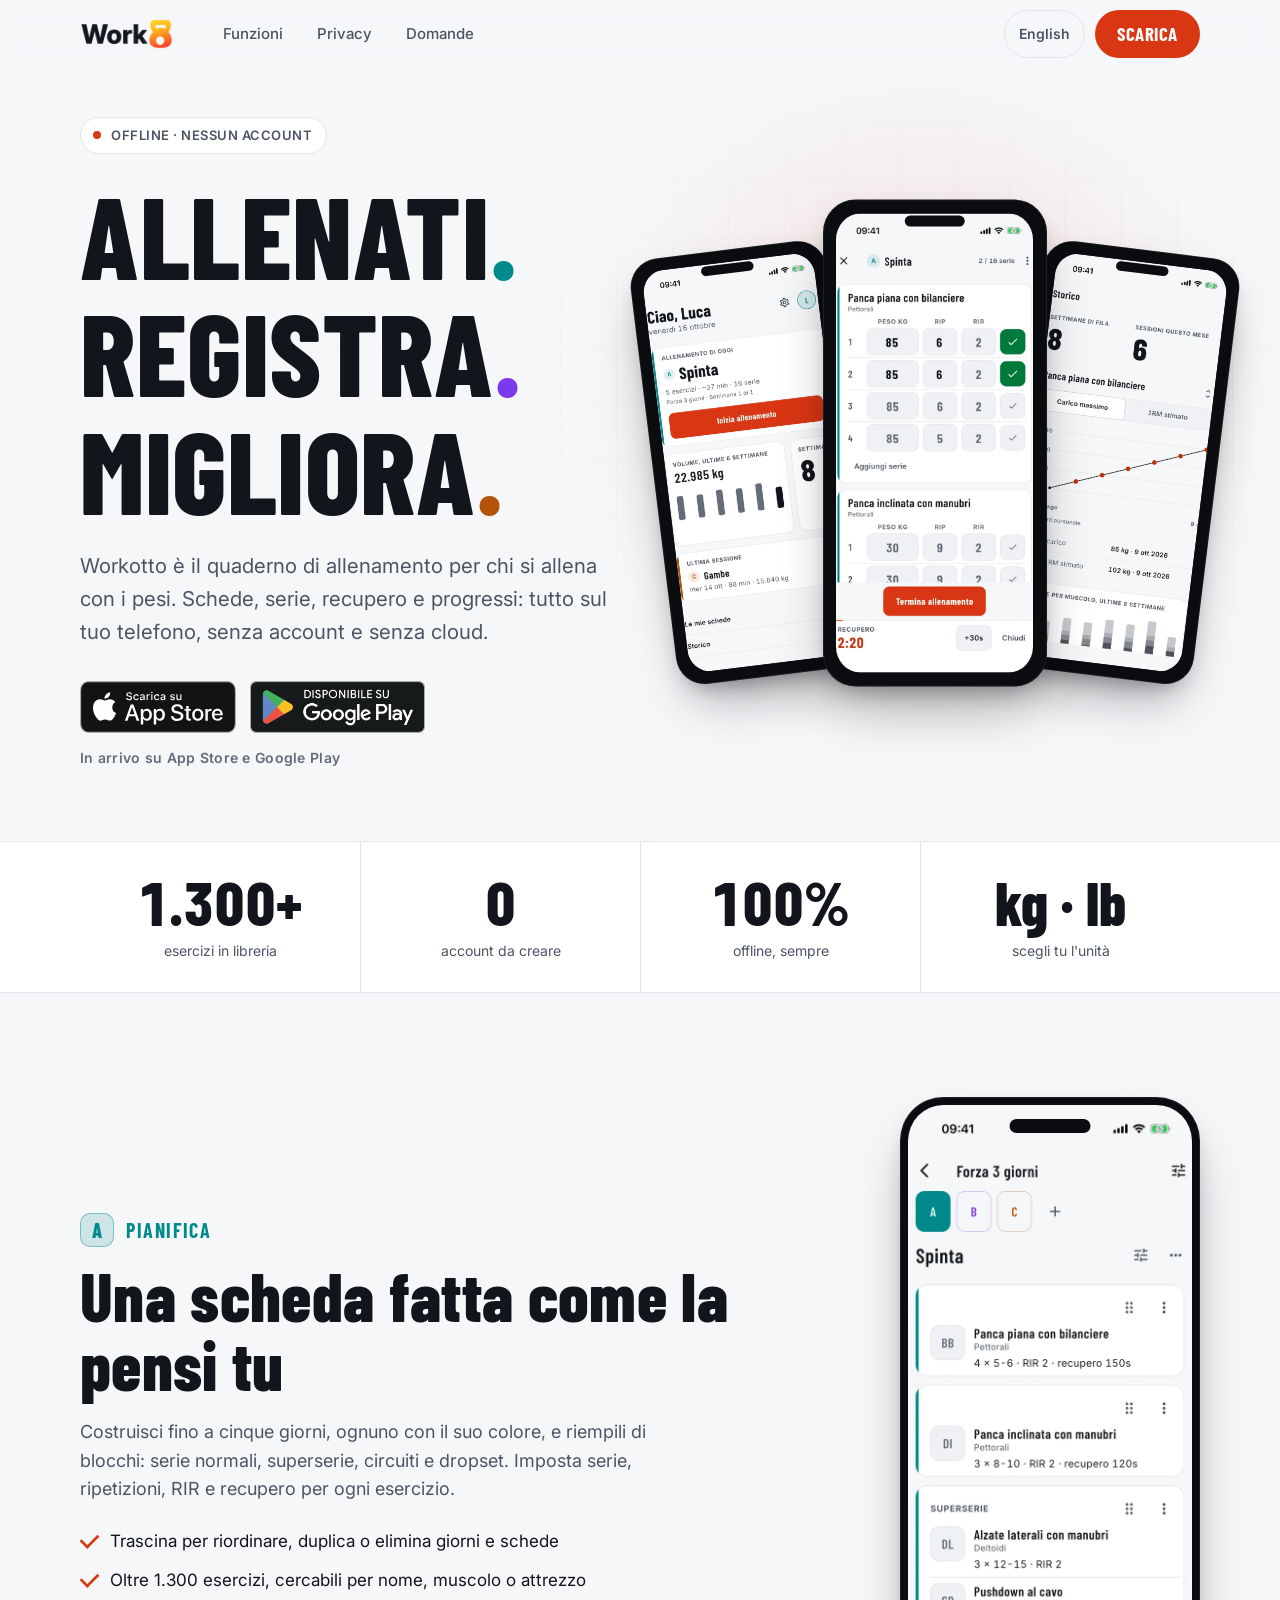
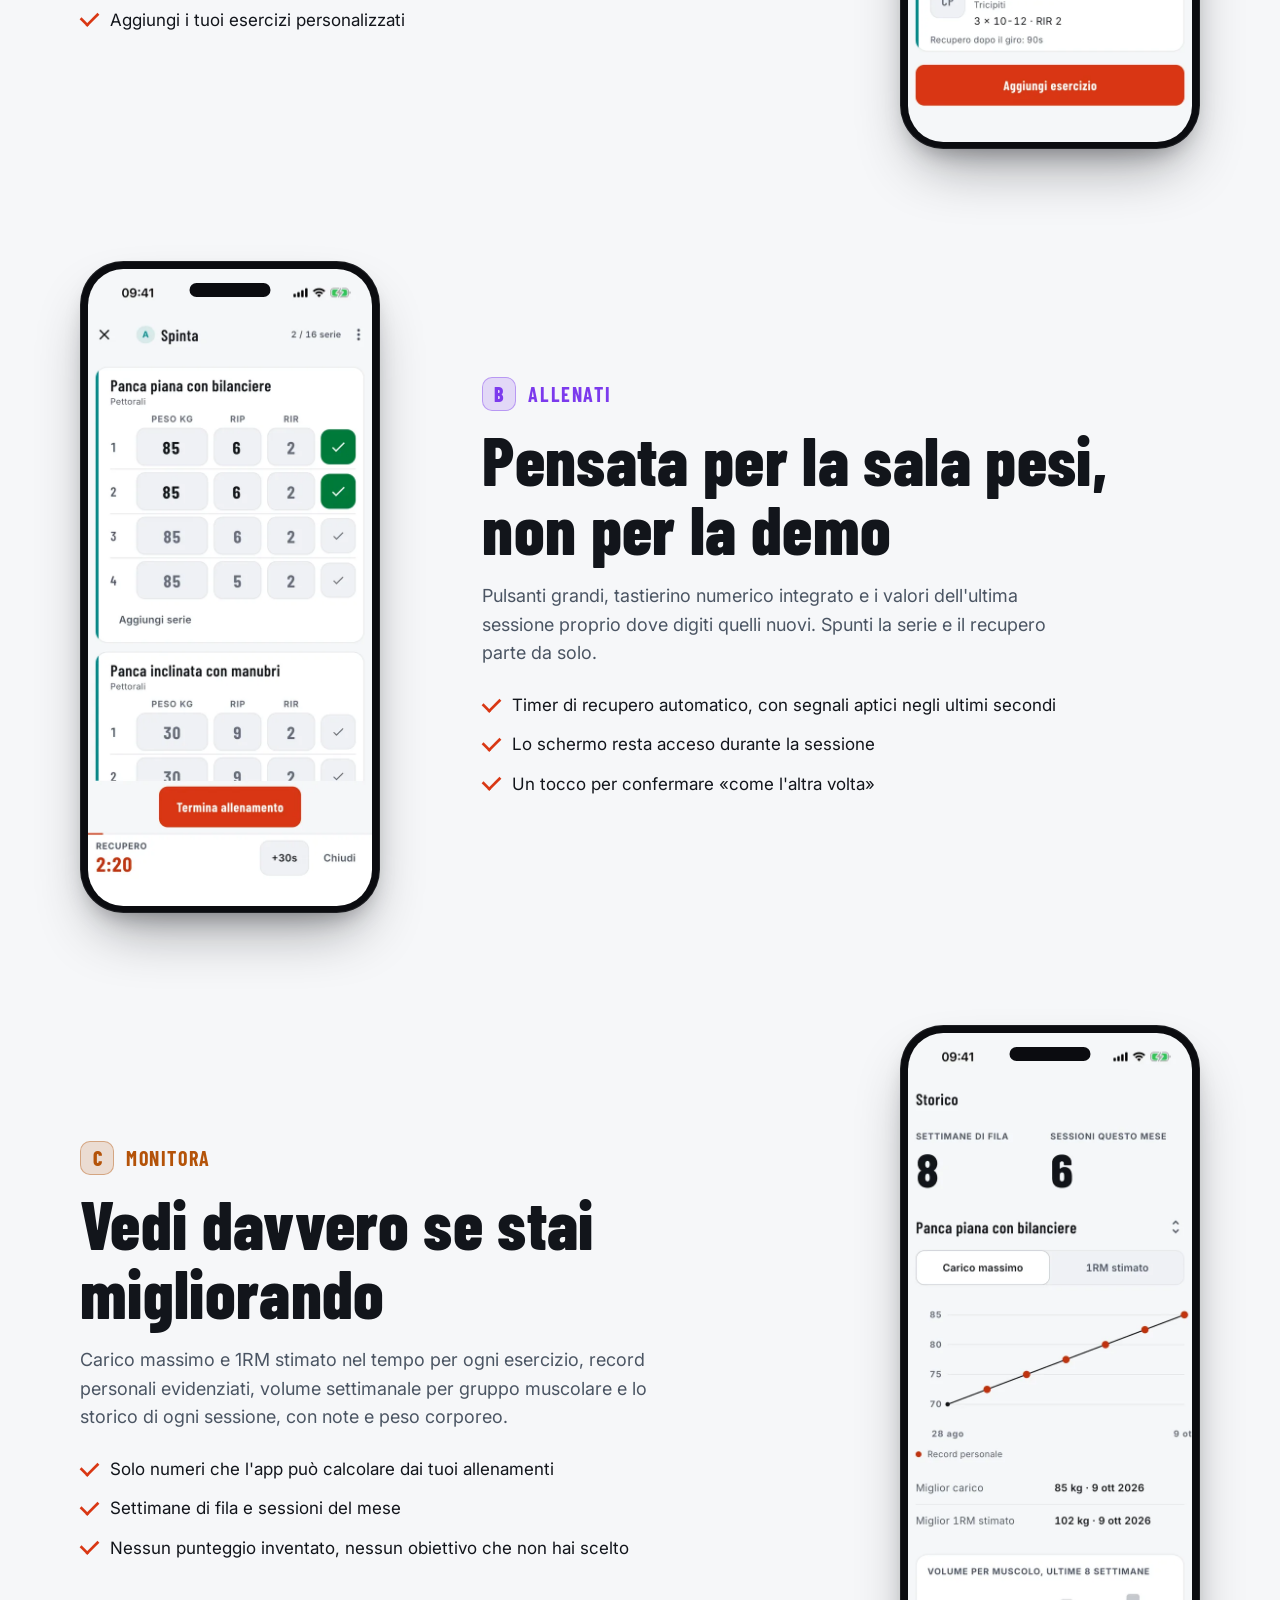
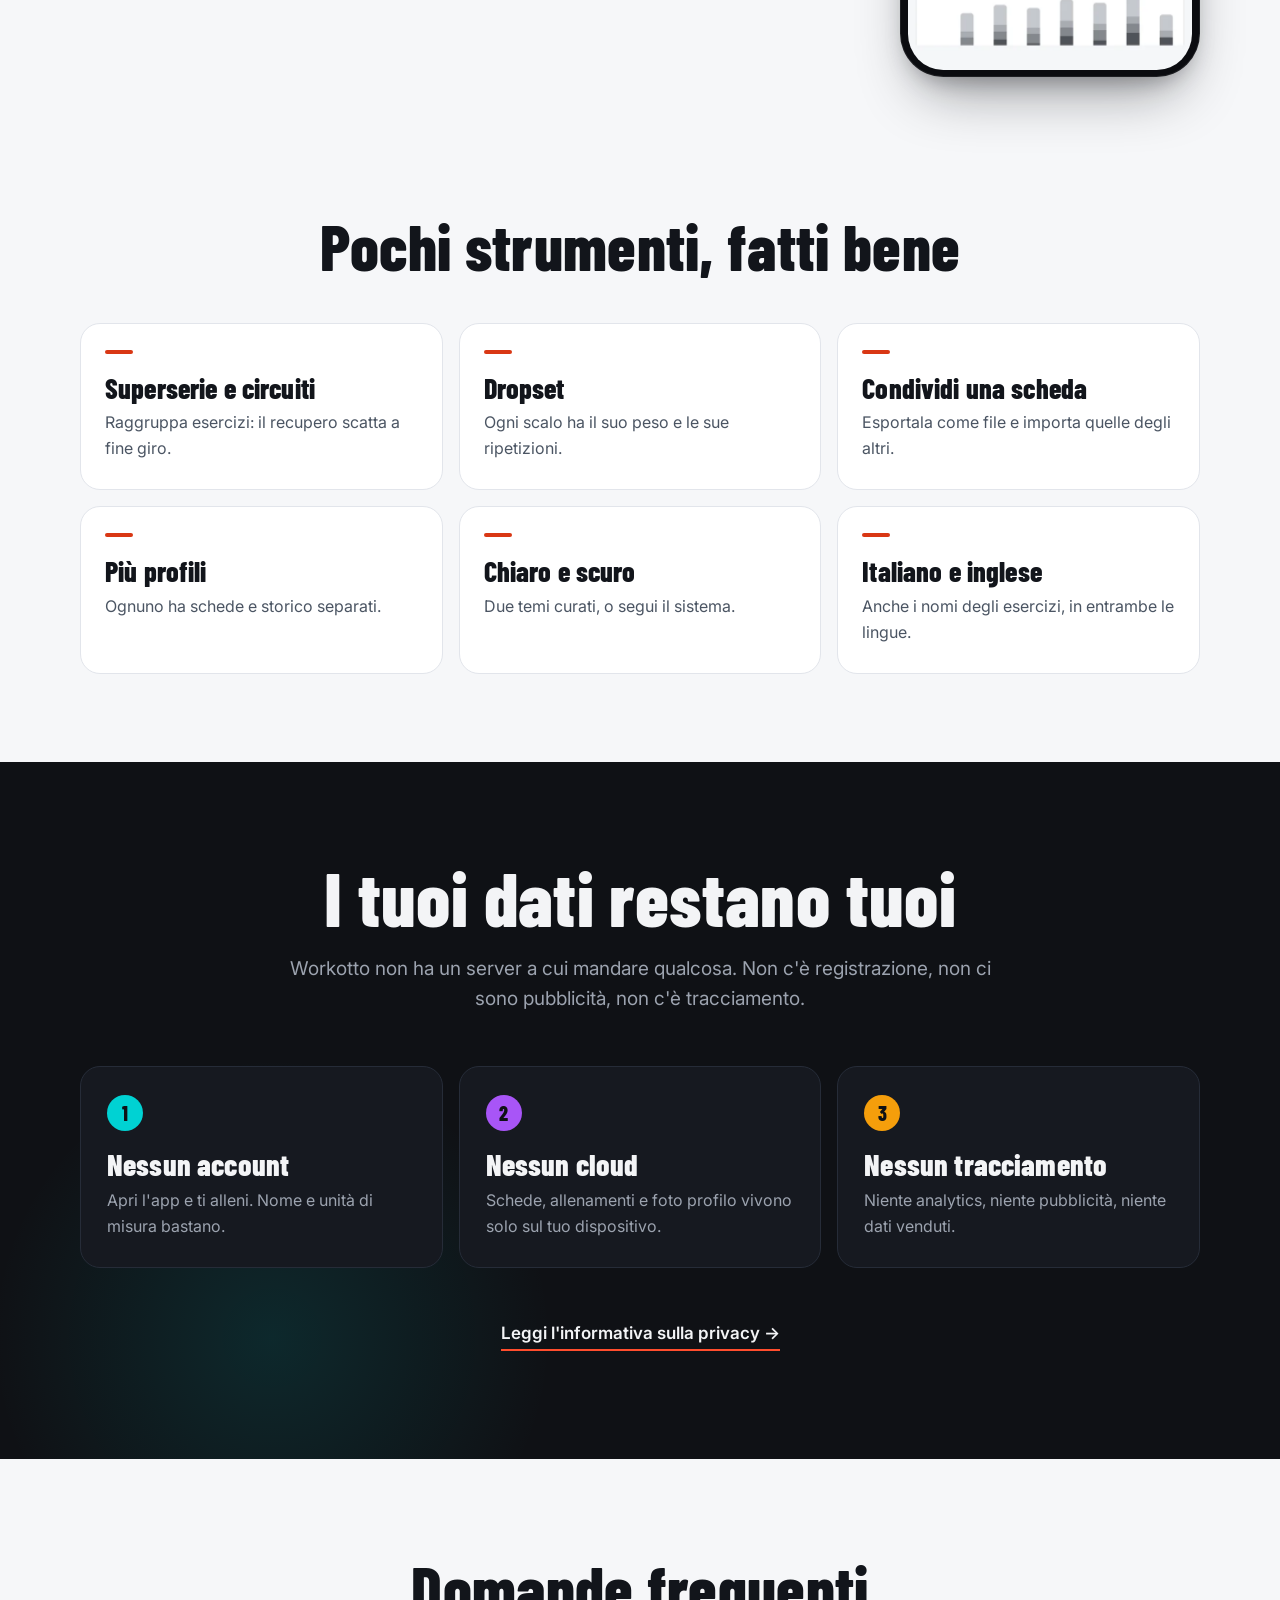
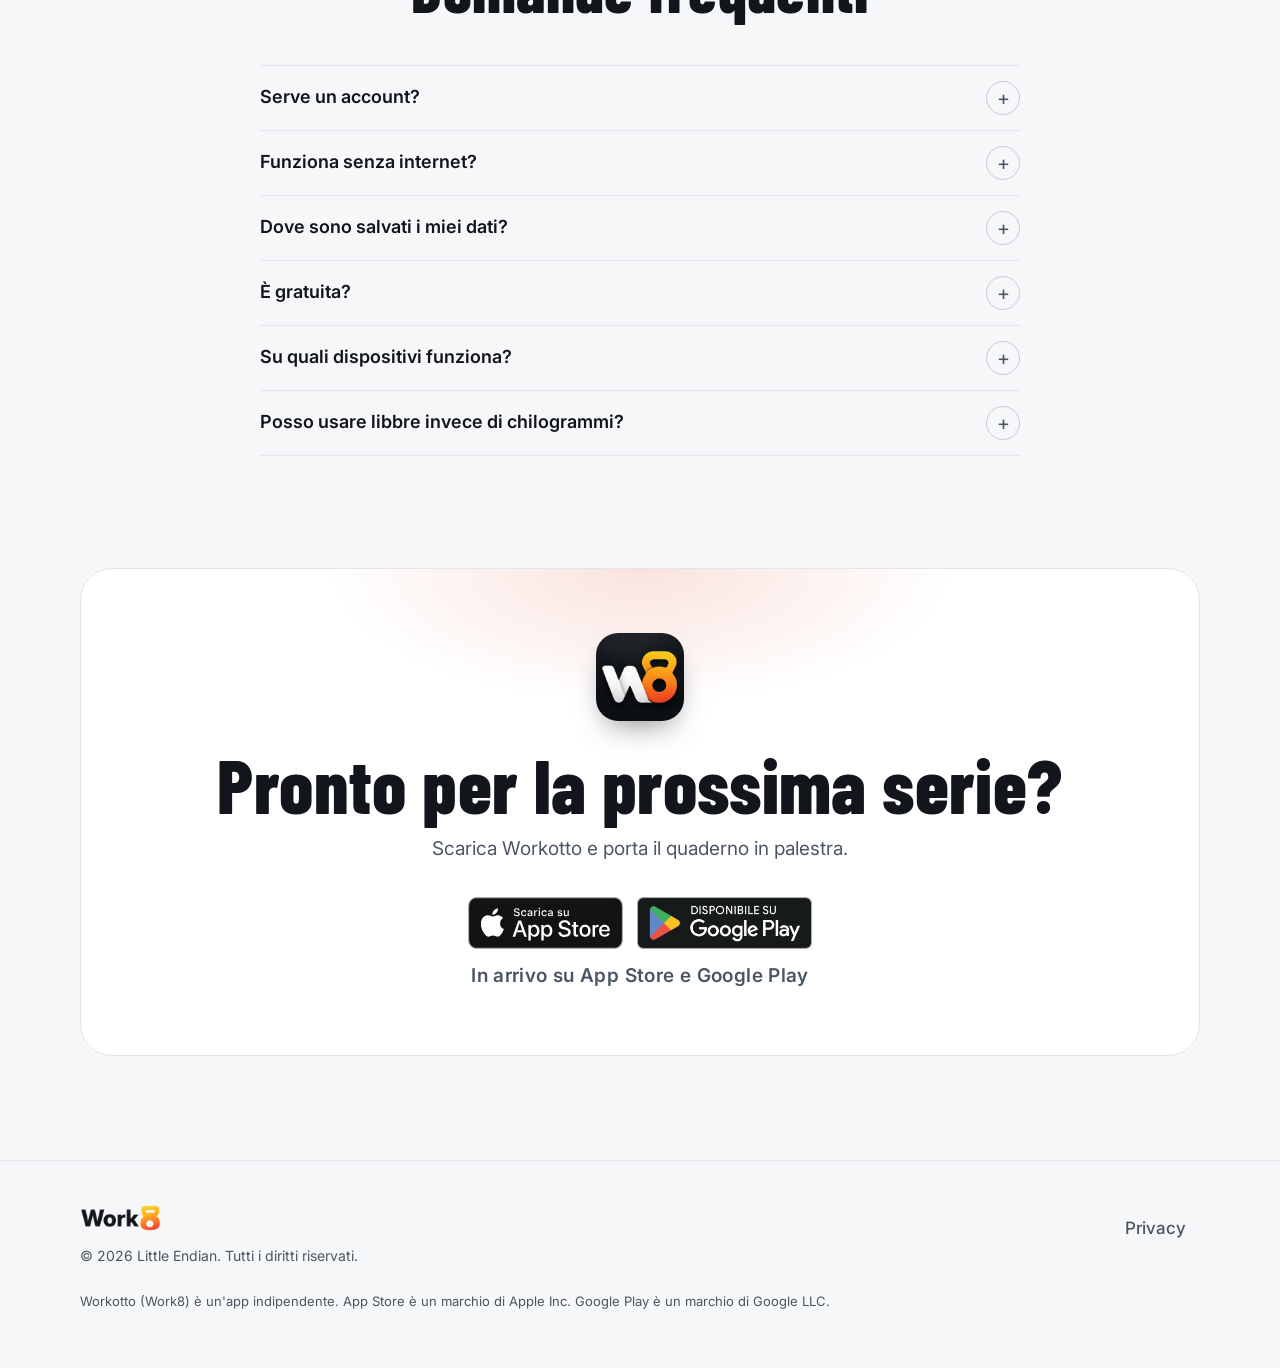
<file: index.html>
<!doctype html>
<html lang="it">
<head>
<meta charset="utf-8">
<meta name="viewport" content="width=device-width, initial-scale=1">
<title>Workotto: schede, allenamenti e progressi, offline</title>
<meta name="description" content="Workotto è il quaderno di allenamento per chi si allena con i pesi: schede, serie, timer di recupero e progressi. Funziona offline, senza account.">
<meta name="theme-color" content="#F6F7F9" media="(prefers-color-scheme: light)">
<meta name="theme-color" content="#0F1115" media="(prefers-color-scheme: dark)">
<link rel="canonical" href="https://www.little-endian.it/workotto-site/">
<link rel="alternate" hreflang="it" href="https://www.little-endian.it/workotto-site/">
<link rel="alternate" hreflang="en" href="https://www.little-endian.it/workotto-site/en/">
<link rel="alternate" hreflang="x-default" href="https://www.little-endian.it/workotto-site/">
<meta property="og:type" content="website">
<meta property="og:site_name" content="Workotto">
<meta property="og:title" content="Workotto: schede, allenamenti e progressi, offline">
<meta property="og:description" content="Workotto è il quaderno di allenamento per chi si allena con i pesi: schede, serie, timer di recupero e progressi. Funziona offline, senza account.">
<meta property="og:url" content="https://www.little-endian.it/workotto-site/">
<meta property="og:locale" content="it_IT">
<meta property="og:image" content="https://www.little-endian.it/workotto-site/assets/img/og-it.png">
<meta property="og:image:alt" content="Workotto, app per schede e allenamenti offline">
<meta name="twitter:card" content="summary_large_image">
<link rel="icon" type="image/png" href="favicon.png">
<link rel="apple-touch-icon" href="apple-touch-icon.png">
<link rel="preload" href="assets/fonts/BarlowCondensed-ExtraBold.woff2" as="font" type="font/woff2" crossorigin>
<link rel="preload" href="assets/fonts/Inter-Variable.woff2" as="font" type="font/woff2" crossorigin>
<link rel="stylesheet" href="assets/site.css">
<script>document.documentElement.classList.add('js')</script>
</head>
<body>
<a class="skip" href="#main">Vai al contenuto</a>

<header class="nav" id="top">
  <div class="wrap nav-in">
    <a class="brand" href="./" aria-label="Workotto">
      <img class="logo logo-light" src="assets/img/logo-black.png" width="144" height="47" alt="Work8">
      <img class="logo logo-dark" src="assets/img/logo-white.png" width="144" height="47" alt="" aria-hidden="true">
    </a>
    <nav class="nav-links" aria-label="Main">
      <a href="./#features">Funzioni</a>
      <a href="./#privacy">Privacy</a>
      <a href="./#faq">Domande</a>
    </nav>
    <div class="nav-actions">
      <a class="lang" href="en/" hreflang="en" lang="en" aria-label="Read this page in English">English</a>
      <a class="btn btn-sm" href="./#download">Scarica</a>
    </div>
  </div>
</header>

<main id="main">
<section class="hero">
  <div class="hero-glow" aria-hidden="true"></div>
  <div class="wrap hero-in">
    <div class="hero-copy">
      <p class="eyebrow"><span class="dot"></span>Offline · Nessun account</p>
      <h1>Allenati<span class="d da">.</span><br>Registra<span class="d db">.</span><br>Migliora<span class="d dc">.</span></h1>
      <p class="lead">Workotto è il quaderno di allenamento per chi si allena con i pesi. Schede, serie, recupero e progressi: tutto sul tuo telefono, senza account e senza cloud.</p>
      <div class="badges" id="download">
        <span class="store is-soon" role="img" aria-label="Scarica su App Store (Presto disponibile)"><img src="assets/badges/app-store-it.svg" alt="" height="52" width="156"></span>
        <span class="store is-soon" role="img" aria-label="Disponibile su Google Play (Presto disponibile)"><img src="assets/badges/google-play-it.png" alt="" height="52" width="175"></span>
      </div>
      <p class="soon-note">In arrivo su App Store e Google Play</p>
    </div>
    <div class="fan" aria-hidden="false">
      <figure class="phone p-left"><img src="assets/img/home.webp" width="600" height="1304" alt="Schermata iniziale con l'allenamento di oggi" loading="eager"></figure>
      <figure class="phone p-right"><img src="assets/img/history.webp" width="600" height="1304" alt="Storico con grafico del carico e record personali" loading="eager"></figure>
      <figure class="phone p-main"><img src="assets/img/workout.webp" width="600" height="1304" alt="Schermata dell'allenamento in corso con serie spuntate e timer di recupero" loading="eager"></figure>
    </div>
  </div>
</section>

<section class="stats" aria-label="Workotto">
  <div class="wrap stats-in">
    <div class="stat reveal"><span class="num">1.300+</span><span class="lbl">esercizi in libreria</span></div>
    <div class="stat reveal"><span class="num">0</span><span class="lbl">account da creare</span></div>
    <div class="stat reveal"><span class="num">100%</span><span class="lbl">offline, sempre</span></div>
    <div class="stat reveal"><span class="num">kg · lb</span><span class="lbl">scegli tu l'unità</span></div>
  </div>
</section>

<section id="features" class="features">
  <div class="wrap">
    <article class="feature reveal">
      <div class="feature-copy">
        <p class="tag tag-a"><span class="chip">A</span>Pianifica</p>
        <h2>Una scheda fatta come la pensi tu</h2>
        <p>Costruisci fino a cinque giorni, ognuno con il suo colore, e riempili di blocchi: serie normali, superserie, circuiti e dropset. Imposta serie, ripetizioni, RIR e recupero per ogni esercizio.</p>
        <ul class="ticks"><li>Trascina per riordinare, duplica o elimina giorni e schede</li><li>Oltre 1.300 esercizi, cercabili per nome, muscolo o attrezzo</li><li>Aggiungi i tuoi esercizi personalizzati</li></ul>
      </div>
      <figure class="phone feature-phone"><img src="assets/img/editor.webp" width="600" height="1304" alt="Editor della scheda con giorni A, B e C e una superserie" loading="lazy"></figure>
    </article>

    <article class="feature flip reveal">
      <div class="feature-copy">
        <p class="tag tag-b"><span class="chip">B</span>Allenati</p>
        <h2>Pensata per la sala pesi, non per la demo</h2>
        <p>Pulsanti grandi, tastierino numerico integrato e i valori dell'ultima sessione proprio dove digiti quelli nuovi. Spunti la serie e il recupero parte da solo.</p>
        <ul class="ticks"><li>Timer di recupero automatico, con segnali aptici negli ultimi secondi</li><li>Lo schermo resta acceso durante la sessione</li><li>Un tocco per confermare «come l'altra volta»</li></ul>
      </div>
      <figure class="phone feature-phone"><img src="assets/img/workout.webp" width="600" height="1304" alt="Schermata dell'allenamento in corso con serie spuntate e timer di recupero" loading="lazy"></figure>
    </article>

    <article class="feature reveal">
      <div class="feature-copy">
        <p class="tag tag-c"><span class="chip">C</span>Monitora</p>
        <h2>Vedi davvero se stai migliorando</h2>
        <p>Carico massimo e 1RM stimato nel tempo per ogni esercizio, record personali evidenziati, volume settimanale per gruppo muscolare e lo storico di ogni sessione, con note e peso corporeo.</p>
        <ul class="ticks"><li>Solo numeri che l'app può calcolare dai tuoi allenamenti</li><li>Settimane di fila e sessioni del mese</li><li>Nessun punteggio inventato, nessun obiettivo che non hai scelto</li></ul>
      </div>
      <figure class="phone feature-phone"><img src="assets/img/history.webp" width="600" height="1304" alt="Storico con grafico del carico e record personali" loading="lazy"></figure>
    </article>
  </div>
</section>

<section class="grid-sec">
  <div class="wrap">
    <h2 class="center reveal">Pochi strumenti, fatti bene</h2>
    <div class="cards">
      <div class="card reveal"><h3>Superserie e circuiti</h3><p>Raggruppa esercizi: il recupero scatta a fine giro.</p></div>
      <div class="card reveal"><h3>Dropset</h3><p>Ogni scalo ha il suo peso e le sue ripetizioni.</p></div>
      <div class="card reveal"><h3>Condividi una scheda</h3><p>Esportala come file e importa quelle degli altri.</p></div>
      <div class="card reveal"><h3>Più profili</h3><p>Ognuno ha schede e storico separati.</p></div>
      <div class="card reveal"><h3>Chiaro e scuro</h3><p>Due temi curati, o segui il sistema.</p></div>
      <div class="card reveal"><h3>Italiano e inglese</h3><p>Anche i nomi degli esercizi, in entrambe le lingue.</p></div>
    </div>
  </div>
</section>

<section id="privacy" class="privacy">
  <div class="wrap">
    <div class="privacy-head reveal">
      <h2>I tuoi dati restano tuoi</h2>
      <p>Workotto non ha un server a cui mandare qualcosa. Non c'è registrazione, non ci sono pubblicità, non c'è tracciamento.</p>
    </div>
    <div class="pillars">
      <div class="pillar reveal"><span class="pnum">1</span><h3>Nessun account</h3><p>Apri l'app e ti alleni. Nome e unità di misura bastano.</p></div>
      <div class="pillar reveal"><span class="pnum">2</span><h3>Nessun cloud</h3><p>Schede, allenamenti e foto profilo vivono solo sul tuo dispositivo.</p></div>
      <div class="pillar reveal"><span class="pnum">3</span><h3>Nessun tracciamento</h3><p>Niente analytics, niente pubblicità, niente dati venduti.</p></div>
    </div>
    <p class="center"><a class="textlink" href="privacy.html">Leggi l'informativa sulla privacy →</a></p>
  </div>
</section>

<section id="faq" class="faq">
  <div class="wrap narrow">
    <h2 class="center reveal">Domande frequenti</h2>
    <div class="faq-list">
      <details class="reveal"><summary>Serve un account?</summary><p>No. Non esiste nessun account: crei un profilo locale con il tuo nome e l&#x27;unità di misura e puoi iniziare.</p></details>
<details class="reveal"><summary>Funziona senza internet?</summary><p>Sempre. L&#x27;app non ha bisogno di una connessione per nessuna funzione: allenamenti, storico e grafici sono tutti sul dispositivo.</p></details>
<details class="reveal"><summary>Dove sono salvati i miei dati?</summary><p>Solo sul tuo telefono. Se lo cambi, esporta le schede come file e importale sul nuovo dispositivo.</p></details>
<details class="reveal"><summary>È gratuita?</summary><p>Sì, scaricarla e usarla è gratuito.</p></details>
<details class="reveal"><summary>Su quali dispositivi funziona?</summary><p>Su iPhone, in arrivo anche su telefoni Android.</p></details>
<details class="reveal"><summary>Posso usare libbre invece di chilogrammi?</summary><p>Sì, scegli kg o lb nelle impostazioni. I tuoi dati non perdono precisione se cambi unità.</p></details>
    </div>
  </div>
</section>

<section class="cta">
  <div class="wrap cta-in reveal">
    <img class="cta-icon" src="assets/img/icon-512.png" width="96" height="96" alt="" aria-hidden="true">
    <h2>Pronto per la prossima serie?</h2>
    <p>Scarica Workotto e porta il quaderno in palestra.</p>
    <div class="badges center-badges">
      <span class="store is-soon" role="img" aria-label="Scarica su App Store (Presto disponibile)"><img src="assets/badges/app-store-it.svg" alt="" height="52" width="156"></span>
      <span class="store is-soon" role="img" aria-label="Disponibile su Google Play (Presto disponibile)"><img src="assets/badges/google-play-it.png" alt="" height="52" width="175"></span>
    </div>
    <p class="soon-note">In arrivo su App Store e Google Play</p>
  </div>
</section>

</main>

<footer class="footer">
  <div class="wrap foot-in">
    <div class="foot-brand">
      <img class="logo logo-light" src="assets/img/logo-black.png" width="120" height="39" alt="Work8">
      <img class="logo logo-dark" src="assets/img/logo-white.png" width="120" height="39" alt="" aria-hidden="true">
      <p class="muted">© 2026 Little Endian. Tutti i diritti riservati.</p>
    </div>
    <nav class="foot-links" aria-label="Footer">
      <a href="privacy.html">Privacy</a>
      
    </nav>
    <p class="foot-note muted">Workotto (Work8) è un'app indipendente. App Store è un marchio di Apple Inc. Google Play è un marchio di Google LLC.</p>
  </div>
</footer>
<script src="assets/site.js" defer></script>
</body>
</html>
</file>
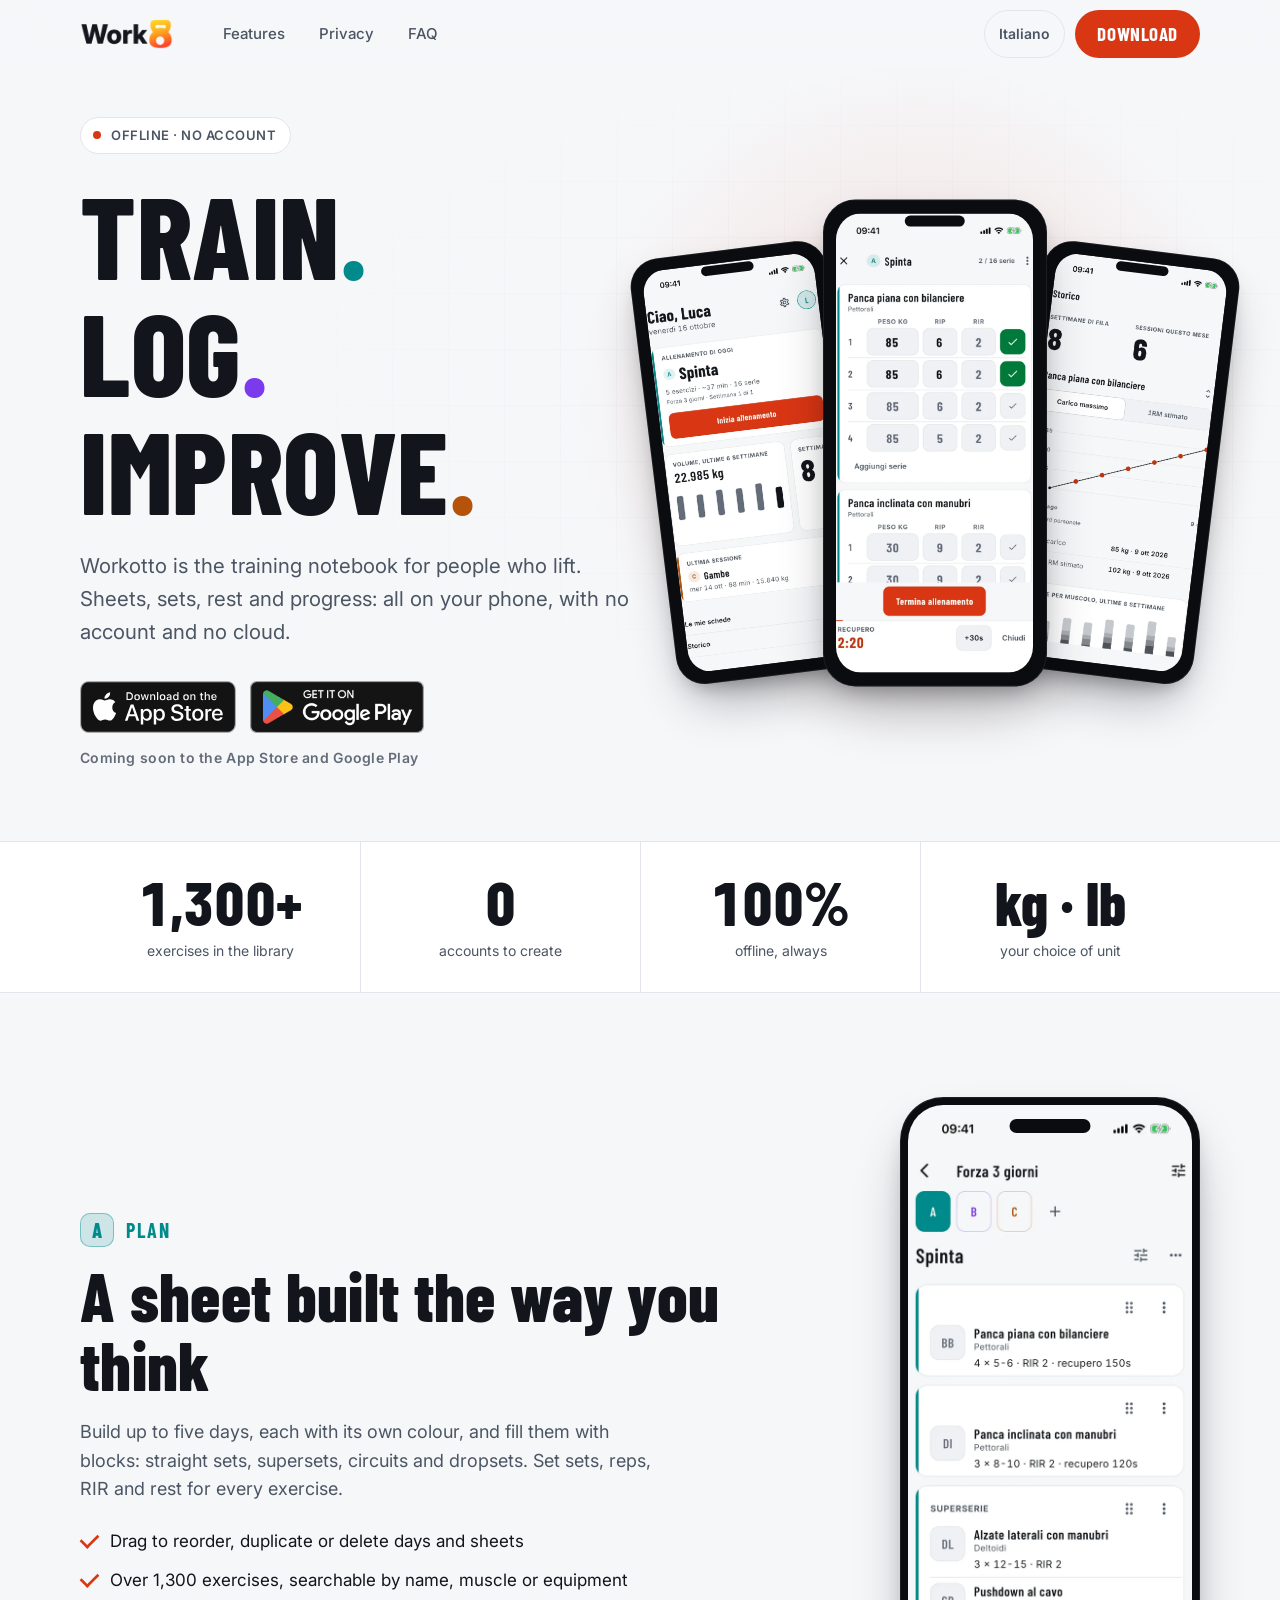
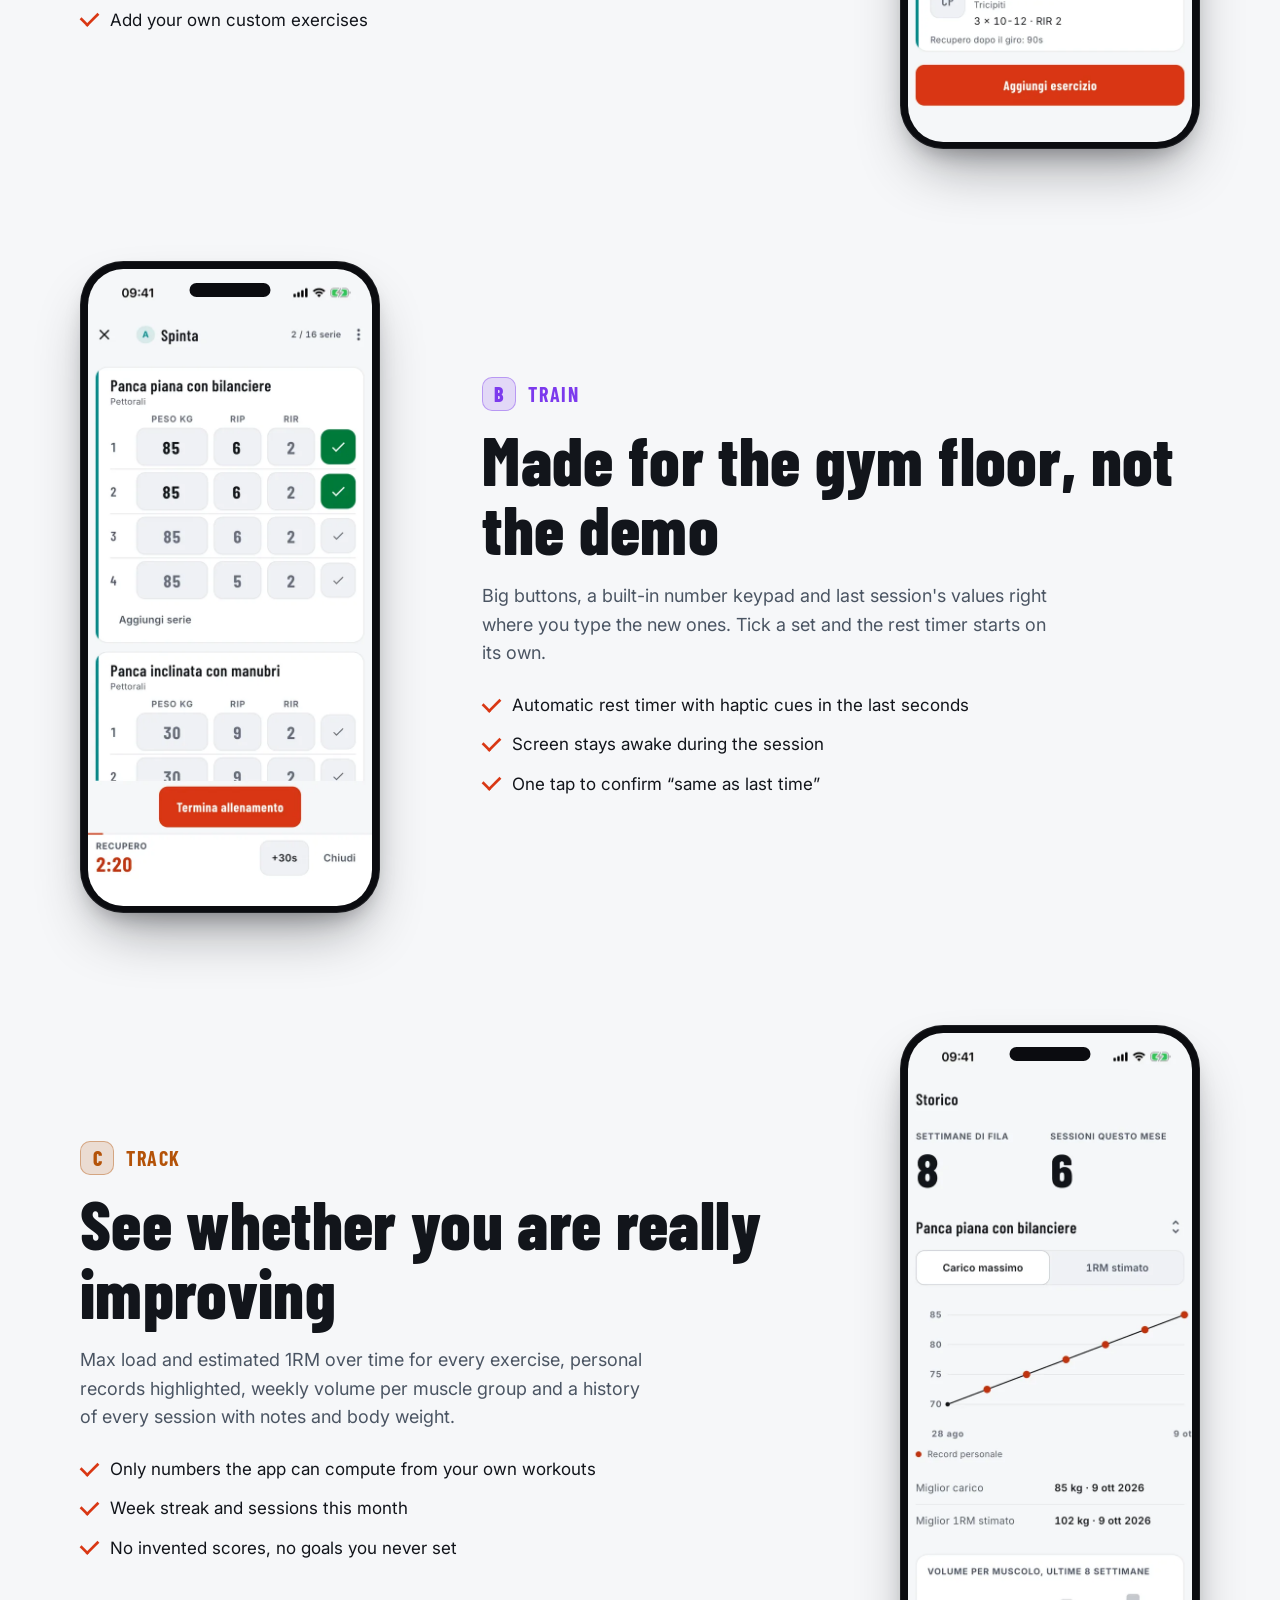
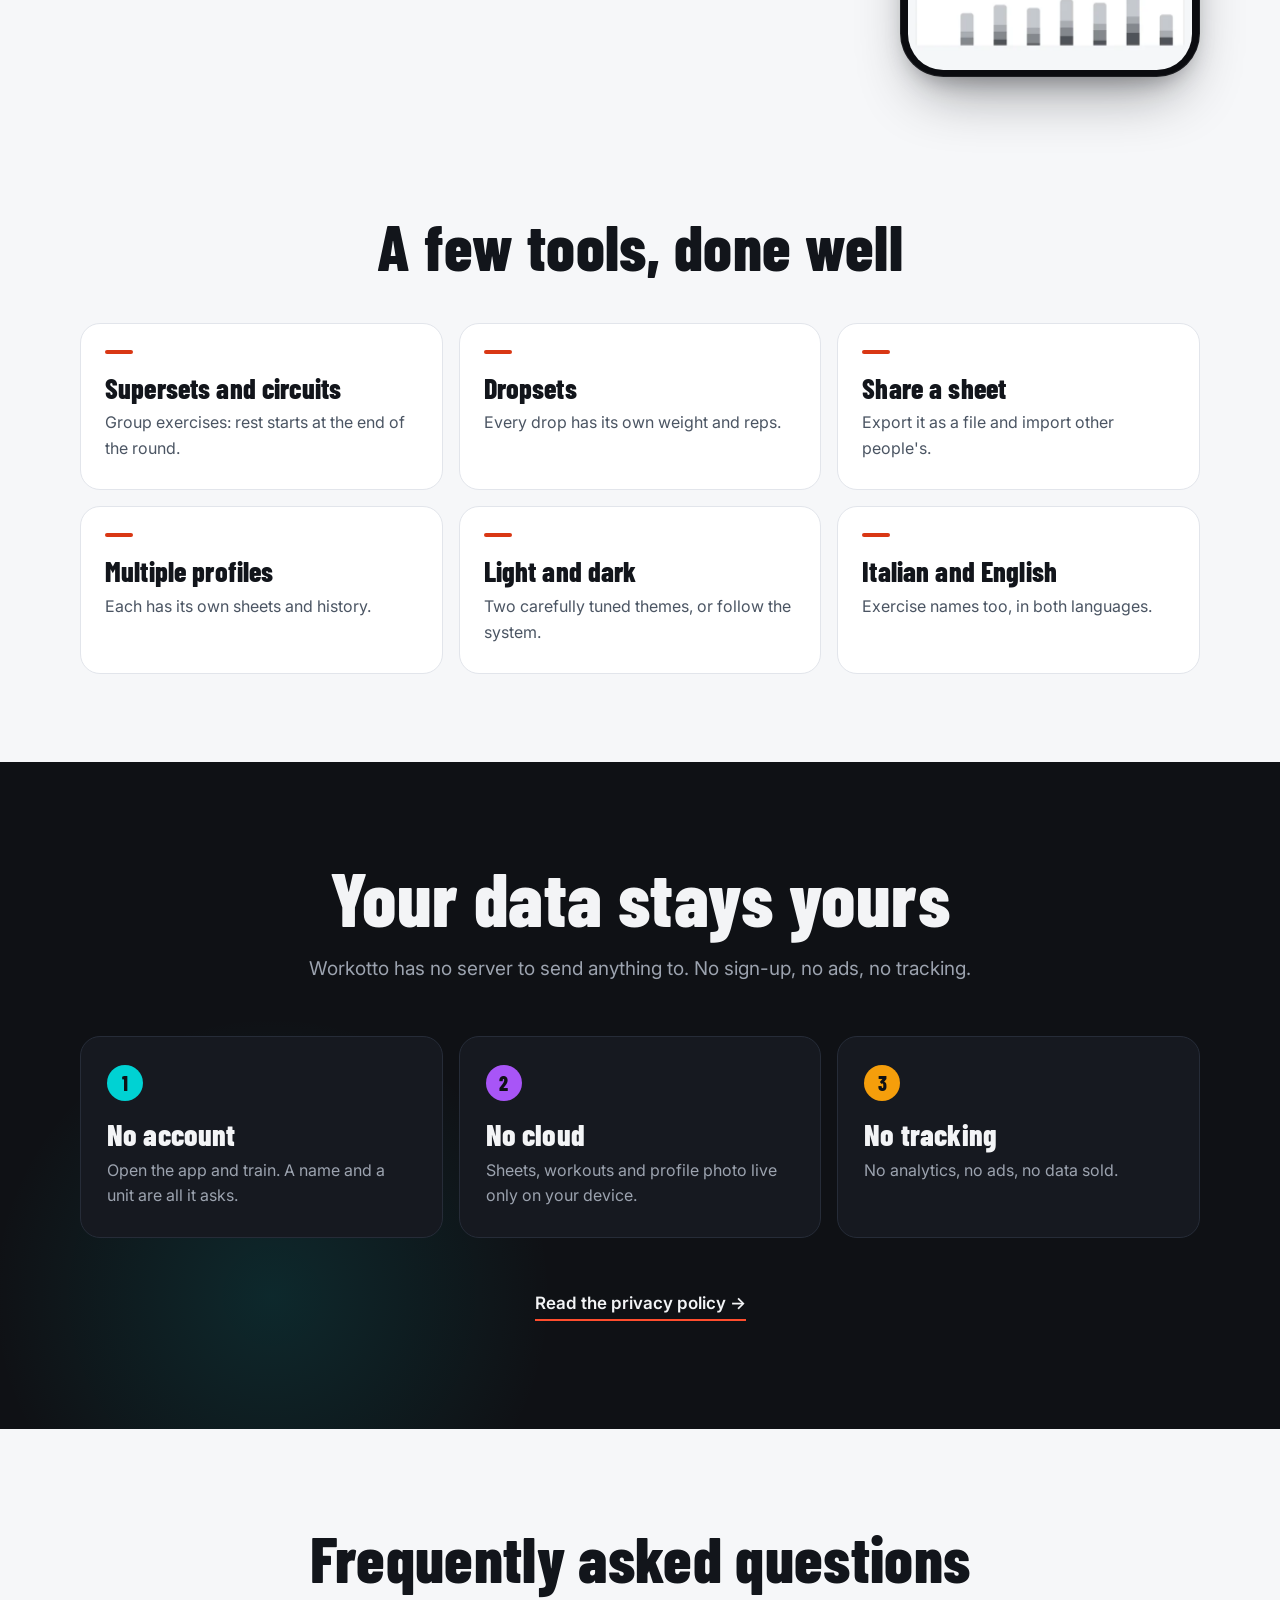
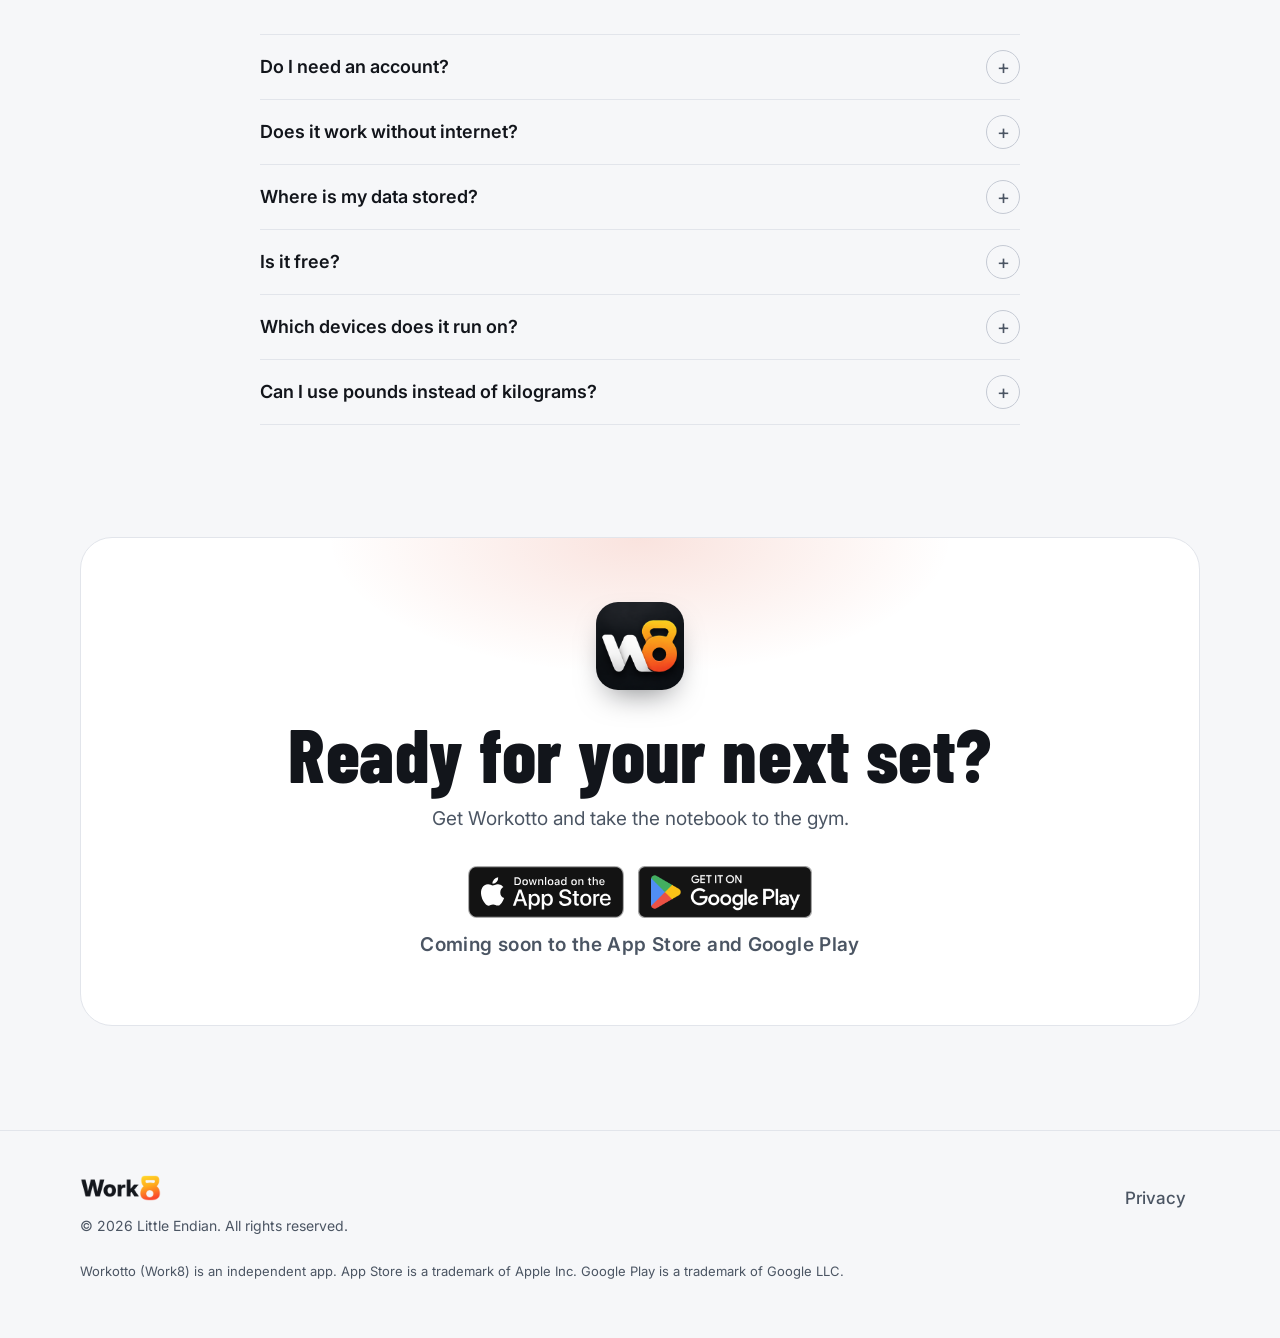
<file: en/index.html>
<!doctype html>
<html lang="en">
<head>
<meta charset="utf-8">
<meta name="viewport" content="width=device-width, initial-scale=1">
<title>Workotto: workout sheets, logging and progress, offline</title>
<meta name="description" content="Workotto is the training notebook for lifters: sheets, sets, rest timer and progress. Works offline, no account needed.">
<meta name="theme-color" content="#F6F7F9" media="(prefers-color-scheme: light)">
<meta name="theme-color" content="#0F1115" media="(prefers-color-scheme: dark)">
<link rel="canonical" href="https://www.little-endian.it/workotto-site/en/">
<link rel="alternate" hreflang="it" href="https://www.little-endian.it/workotto-site/">
<link rel="alternate" hreflang="en" href="https://www.little-endian.it/workotto-site/en/">
<link rel="alternate" hreflang="x-default" href="https://www.little-endian.it/workotto-site/">
<meta property="og:type" content="website">
<meta property="og:site_name" content="Workotto">
<meta property="og:title" content="Workotto: workout sheets, logging and progress, offline">
<meta property="og:description" content="Workotto is the training notebook for lifters: sheets, sets, rest timer and progress. Works offline, no account needed.">
<meta property="og:url" content="https://www.little-endian.it/workotto-site/en/">
<meta property="og:locale" content="en_US">
<meta property="og:image" content="https://www.little-endian.it/workotto-site/assets/img/og-en.png">
<meta property="og:image:alt" content="Workotto, an offline app for workout sheets and training logs">
<meta name="twitter:card" content="summary_large_image">
<link rel="icon" type="image/png" href="../favicon.png">
<link rel="apple-touch-icon" href="../apple-touch-icon.png">
<link rel="preload" href="../assets/fonts/BarlowCondensed-ExtraBold.woff2" as="font" type="font/woff2" crossorigin>
<link rel="preload" href="../assets/fonts/Inter-Variable.woff2" as="font" type="font/woff2" crossorigin>
<link rel="stylesheet" href="../assets/site.css">
<script>document.documentElement.classList.add('js')</script>
</head>
<body>
<a class="skip" href="#main">Skip to content</a>

<header class="nav" id="top">
  <div class="wrap nav-in">
    <a class="brand" href="./" aria-label="Workotto">
      <img class="logo logo-light" src="../assets/img/logo-black.png" width="144" height="47" alt="Work8">
      <img class="logo logo-dark" src="../assets/img/logo-white.png" width="144" height="47" alt="" aria-hidden="true">
    </a>
    <nav class="nav-links" aria-label="Main">
      <a href="./#features">Features</a>
      <a href="./#privacy">Privacy</a>
      <a href="./#faq">FAQ</a>
    </nav>
    <div class="nav-actions">
      <a class="lang" href="../" hreflang="it" lang="it" aria-label="Leggi questa pagina in italiano">Italiano</a>
      <a class="btn btn-sm" href="./#download">Download</a>
    </div>
  </div>
</header>

<main id="main">
<section class="hero">
  <div class="hero-glow" aria-hidden="true"></div>
  <div class="wrap hero-in">
    <div class="hero-copy">
      <p class="eyebrow"><span class="dot"></span>Offline · No account</p>
      <h1>Train<span class="d da">.</span><br>Log<span class="d db">.</span><br>Improve<span class="d dc">.</span></h1>
      <p class="lead">Workotto is the training notebook for people who lift. Sheets, sets, rest and progress: all on your phone, with no account and no cloud.</p>
      <div class="badges" id="download">
        <span class="store is-soon" role="img" aria-label="Download on the App Store (Coming soon)"><img src="../assets/badges/app-store-en.svg" alt="" height="52" width="156"></span>
        <span class="store is-soon" role="img" aria-label="Get it on Google Play (Coming soon)"><img src="../assets/badges/google-play-en.png" alt="" height="52" width="175"></span>
      </div>
      <p class="soon-note">Coming soon to the App Store and Google Play</p>
    </div>
    <div class="fan" aria-hidden="false">
      <figure class="phone p-left"><img src="../assets/img/home.webp" width="600" height="1304" alt="Home screen with today's workout" loading="eager"></figure>
      <figure class="phone p-right"><img src="../assets/img/history.webp" width="600" height="1304" alt="History with a load chart and personal records" loading="eager"></figure>
      <figure class="phone p-main"><img src="../assets/img/workout.webp" width="600" height="1304" alt="Workout in progress with ticked sets and the rest timer" loading="eager"></figure>
    </div>
  </div>
</section>

<section class="stats" aria-label="Workotto">
  <div class="wrap stats-in">
    <div class="stat reveal"><span class="num">1,300+</span><span class="lbl">exercises in the library</span></div>
    <div class="stat reveal"><span class="num">0</span><span class="lbl">accounts to create</span></div>
    <div class="stat reveal"><span class="num">100%</span><span class="lbl">offline, always</span></div>
    <div class="stat reveal"><span class="num">kg · lb</span><span class="lbl">your choice of unit</span></div>
  </div>
</section>

<section id="features" class="features">
  <div class="wrap">
    <article class="feature reveal">
      <div class="feature-copy">
        <p class="tag tag-a"><span class="chip">A</span>Plan</p>
        <h2>A sheet built the way you think</h2>
        <p>Build up to five days, each with its own colour, and fill them with blocks: straight sets, supersets, circuits and dropsets. Set sets, reps, RIR and rest for every exercise.</p>
        <ul class="ticks"><li>Drag to reorder, duplicate or delete days and sheets</li><li>Over 1,300 exercises, searchable by name, muscle or equipment</li><li>Add your own custom exercises</li></ul>
      </div>
      <figure class="phone feature-phone"><img src="../assets/img/editor.webp" width="600" height="1304" alt="Sheet editor with days A, B and C and a superset" loading="lazy"></figure>
    </article>

    <article class="feature flip reveal">
      <div class="feature-copy">
        <p class="tag tag-b"><span class="chip">B</span>Train</p>
        <h2>Made for the gym floor, not the demo</h2>
        <p>Big buttons, a built-in number keypad and last session's values right where you type the new ones. Tick a set and the rest timer starts on its own.</p>
        <ul class="ticks"><li>Automatic rest timer with haptic cues in the last seconds</li><li>Screen stays awake during the session</li><li>One tap to confirm “same as last time”</li></ul>
      </div>
      <figure class="phone feature-phone"><img src="../assets/img/workout.webp" width="600" height="1304" alt="Workout in progress with ticked sets and the rest timer" loading="lazy"></figure>
    </article>

    <article class="feature reveal">
      <div class="feature-copy">
        <p class="tag tag-c"><span class="chip">C</span>Track</p>
        <h2>See whether you are really improving</h2>
        <p>Max load and estimated 1RM over time for every exercise, personal records highlighted, weekly volume per muscle group and a history of every session with notes and body weight.</p>
        <ul class="ticks"><li>Only numbers the app can compute from your own workouts</li><li>Week streak and sessions this month</li><li>No invented scores, no goals you never set</li></ul>
      </div>
      <figure class="phone feature-phone"><img src="../assets/img/history.webp" width="600" height="1304" alt="History with a load chart and personal records" loading="lazy"></figure>
    </article>
  </div>
</section>

<section class="grid-sec">
  <div class="wrap">
    <h2 class="center reveal">A few tools, done well</h2>
    <div class="cards">
      <div class="card reveal"><h3>Supersets and circuits</h3><p>Group exercises: rest starts at the end of the round.</p></div>
      <div class="card reveal"><h3>Dropsets</h3><p>Every drop has its own weight and reps.</p></div>
      <div class="card reveal"><h3>Share a sheet</h3><p>Export it as a file and import other people's.</p></div>
      <div class="card reveal"><h3>Multiple profiles</h3><p>Each has its own sheets and history.</p></div>
      <div class="card reveal"><h3>Light and dark</h3><p>Two carefully tuned themes, or follow the system.</p></div>
      <div class="card reveal"><h3>Italian and English</h3><p>Exercise names too, in both languages.</p></div>
    </div>
  </div>
</section>

<section id="privacy" class="privacy">
  <div class="wrap">
    <div class="privacy-head reveal">
      <h2>Your data stays yours</h2>
      <p>Workotto has no server to send anything to. No sign-up, no ads, no tracking.</p>
    </div>
    <div class="pillars">
      <div class="pillar reveal"><span class="pnum">1</span><h3>No account</h3><p>Open the app and train. A name and a unit are all it asks.</p></div>
      <div class="pillar reveal"><span class="pnum">2</span><h3>No cloud</h3><p>Sheets, workouts and profile photo live only on your device.</p></div>
      <div class="pillar reveal"><span class="pnum">3</span><h3>No tracking</h3><p>No analytics, no ads, no data sold.</p></div>
    </div>
    <p class="center"><a class="textlink" href="privacy.html">Read the privacy policy →</a></p>
  </div>
</section>

<section id="faq" class="faq">
  <div class="wrap narrow">
    <h2 class="center reveal">Frequently asked questions</h2>
    <div class="faq-list">
      <details class="reveal"><summary>Do I need an account?</summary><p>No. There are no accounts: you create a local profile with your name and unit and you can start.</p></details>
<details class="reveal"><summary>Does it work without internet?</summary><p>Always. No feature needs a connection: workouts, history and charts all live on your device.</p></details>
<details class="reveal"><summary>Where is my data stored?</summary><p>Only on your phone. If you change phones, export your sheets as files and import them on the new device.</p></details>
<details class="reveal"><summary>Is it free?</summary><p>Yes, downloading and using it is free.</p></details>
<details class="reveal"><summary>Which devices does it run on?</summary><p>iPhone, with Android phones coming too.</p></details>
<details class="reveal"><summary>Can I use pounds instead of kilograms?</summary><p>Yes, pick kg or lb in settings. Your data keeps its precision when you switch.</p></details>
    </div>
  </div>
</section>

<section class="cta">
  <div class="wrap cta-in reveal">
    <img class="cta-icon" src="../assets/img/icon-512.png" width="96" height="96" alt="" aria-hidden="true">
    <h2>Ready for your next set?</h2>
    <p>Get Workotto and take the notebook to the gym.</p>
    <div class="badges center-badges">
      <span class="store is-soon" role="img" aria-label="Download on the App Store (Coming soon)"><img src="../assets/badges/app-store-en.svg" alt="" height="52" width="156"></span>
      <span class="store is-soon" role="img" aria-label="Get it on Google Play (Coming soon)"><img src="../assets/badges/google-play-en.png" alt="" height="52" width="175"></span>
    </div>
    <p class="soon-note">Coming soon to the App Store and Google Play</p>
  </div>
</section>

</main>

<footer class="footer">
  <div class="wrap foot-in">
    <div class="foot-brand">
      <img class="logo logo-light" src="../assets/img/logo-black.png" width="120" height="39" alt="Work8">
      <img class="logo logo-dark" src="../assets/img/logo-white.png" width="120" height="39" alt="" aria-hidden="true">
      <p class="muted">© 2026 Little Endian. All rights reserved.</p>
    </div>
    <nav class="foot-links" aria-label="Footer">
      <a href="privacy.html">Privacy</a>
      
    </nav>
    <p class="foot-note muted">Workotto (Work8) is an independent app. App Store is a trademark of Apple Inc. Google Play is a trademark of Google LLC.</p>
  </div>
</footer>
<script src="../assets/site.js" defer></script>
</body>
</html>
</file>
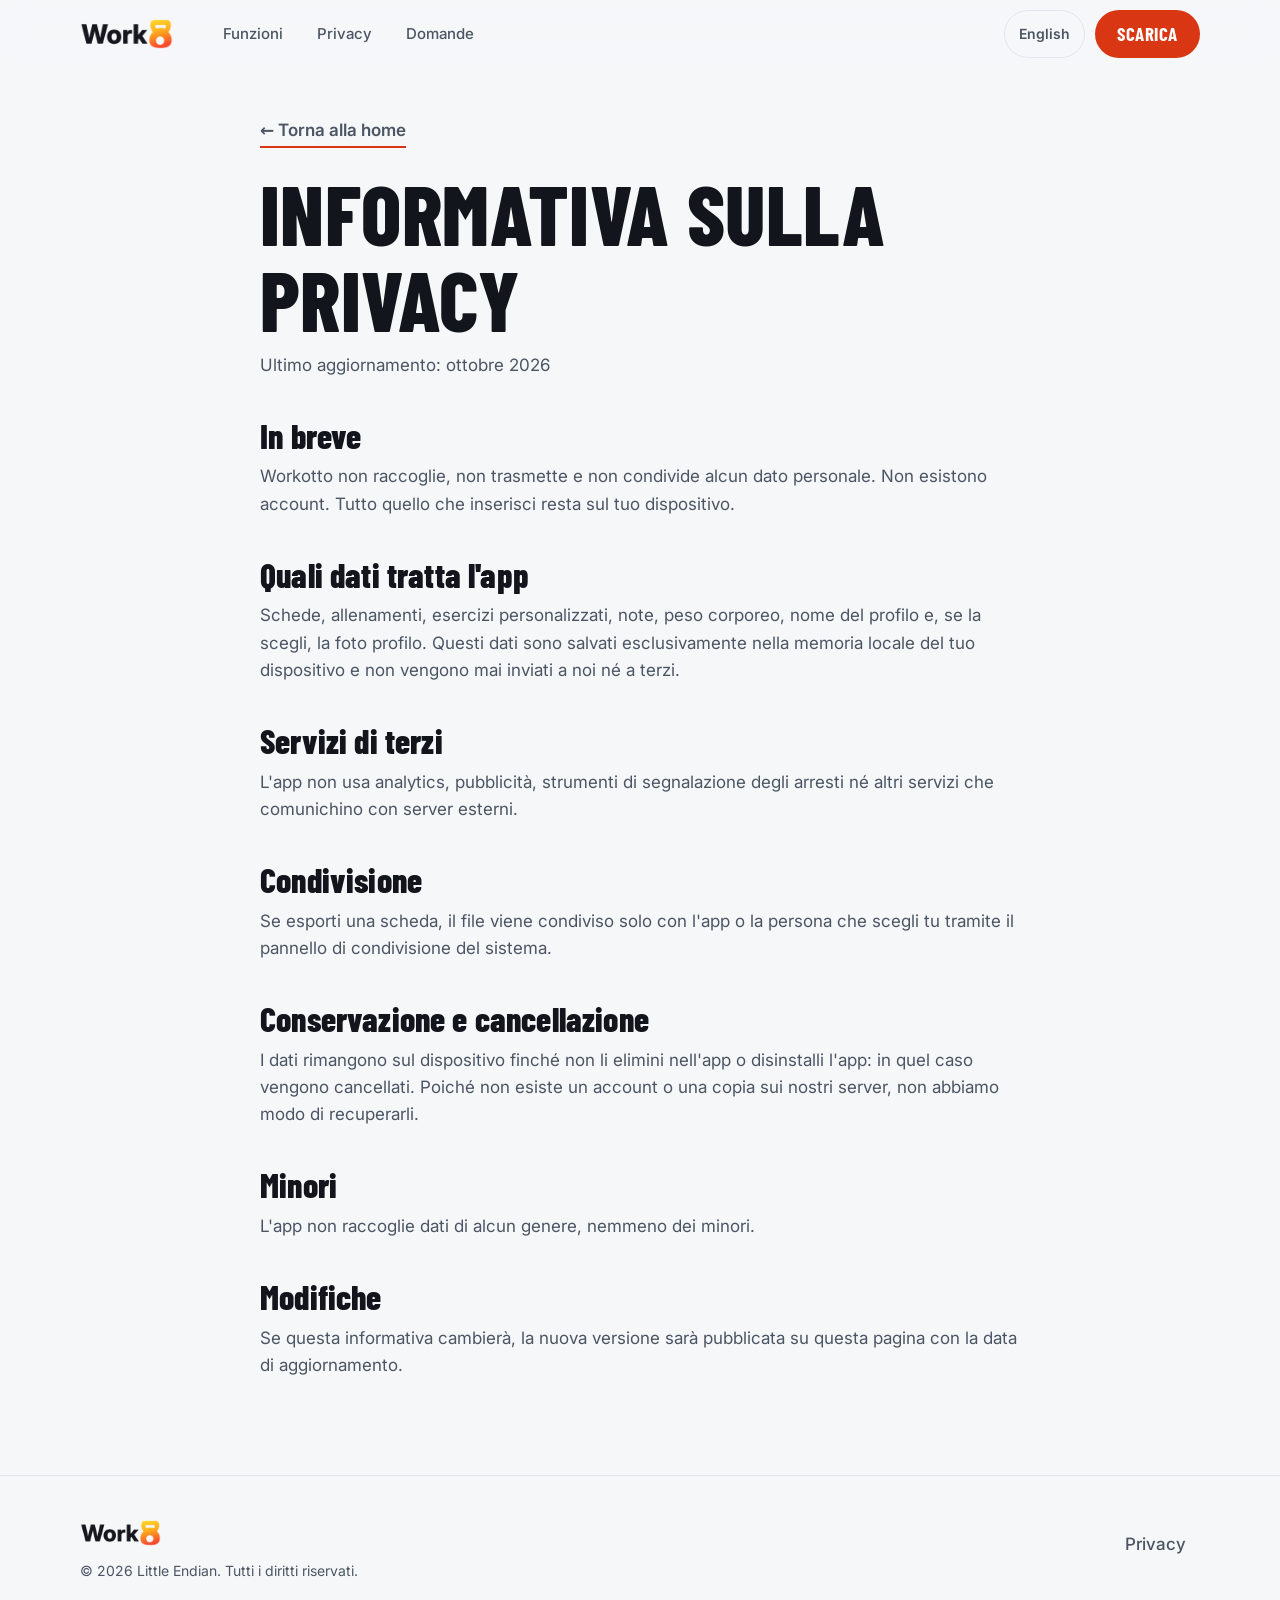
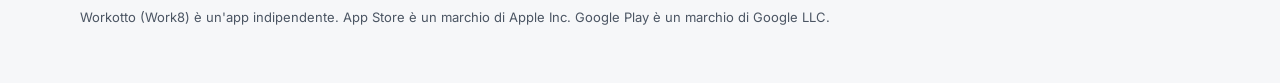
<file: privacy.html>
<!doctype html>
<html lang="it">
<head>
<meta charset="utf-8">
<meta name="viewport" content="width=device-width, initial-scale=1">
<title>Informativa sulla privacy · Workotto</title>
<meta name="description" content="Workotto è il quaderno di allenamento per chi si allena con i pesi: schede, serie, timer di recupero e progressi. Funziona offline, senza account.">
<meta name="theme-color" content="#F6F7F9" media="(prefers-color-scheme: light)">
<meta name="theme-color" content="#0F1115" media="(prefers-color-scheme: dark)">
<link rel="canonical" href="https://www.little-endian.it/workotto-site/privacy.html">
<link rel="alternate" hreflang="it" href="https://www.little-endian.it/workotto-site/privacy.html">
<link rel="alternate" hreflang="en" href="https://www.little-endian.it/workotto-site/en/privacy.html">
<link rel="alternate" hreflang="x-default" href="https://www.little-endian.it/workotto-site/privacy.html">
<meta property="og:type" content="website">
<meta property="og:site_name" content="Workotto">
<meta property="og:title" content="Informativa sulla privacy · Workotto">
<meta property="og:description" content="Workotto è il quaderno di allenamento per chi si allena con i pesi: schede, serie, timer di recupero e progressi. Funziona offline, senza account.">
<meta property="og:url" content="https://www.little-endian.it/workotto-site/privacy.html">
<meta property="og:locale" content="it_IT">
<meta property="og:image" content="https://www.little-endian.it/workotto-site/assets/img/og-it.png">
<meta property="og:image:alt" content="Workotto, app per schede e allenamenti offline">
<meta name="twitter:card" content="summary_large_image">
<link rel="icon" type="image/png" href="favicon.png">
<link rel="apple-touch-icon" href="apple-touch-icon.png">
<link rel="preload" href="assets/fonts/BarlowCondensed-ExtraBold.woff2" as="font" type="font/woff2" crossorigin>
<link rel="preload" href="assets/fonts/Inter-Variable.woff2" as="font" type="font/woff2" crossorigin>
<link rel="stylesheet" href="assets/site.css">
<script>document.documentElement.classList.add('js')</script>
</head>
<body>
<a class="skip" href="#main">Vai al contenuto</a>

<header class="nav" id="top">
  <div class="wrap nav-in">
    <a class="brand" href="./" aria-label="Workotto">
      <img class="logo logo-light" src="assets/img/logo-black.png" width="144" height="47" alt="Work8">
      <img class="logo logo-dark" src="assets/img/logo-white.png" width="144" height="47" alt="" aria-hidden="true">
    </a>
    <nav class="nav-links" aria-label="Main">
      <a href="./#features">Funzioni</a>
      <a href="./#privacy">Privacy</a>
      <a href="./#faq">Domande</a>
    </nav>
    <div class="nav-actions">
      <a class="lang" href="en/privacy.html" hreflang="en" lang="en" aria-label="Read this page in English">English</a>
      <a class="btn btn-sm" href="./#download">Scarica</a>
    </div>
  </div>
</header>

<main id="main">
<section class="doc">
  <div class="wrap narrow">
    <p><a class="textlink" href="./">← Torna alla home</a></p>
    <h1 class="doc-h">Informativa sulla privacy</h1>
    <p class="muted">Ultimo aggiornamento: ottobre 2026</p>
    <h2>In breve</h2><p>Workotto non raccoglie, non trasmette e non condivide alcun dato personale. Non esistono account. Tutto quello che inserisci resta sul tuo dispositivo.</p>
<h2>Quali dati tratta l&#x27;app</h2><p>Schede, allenamenti, esercizi personalizzati, note, peso corporeo, nome del profilo e, se la scegli, la foto profilo. Questi dati sono salvati esclusivamente nella memoria locale del tuo dispositivo e non vengono mai inviati a noi né a terzi.</p>
<h2>Servizi di terzi</h2><p>L&#x27;app non usa analytics, pubblicità, strumenti di segnalazione degli arresti né altri servizi che comunichino con server esterni.</p>
<h2>Condivisione</h2><p>Se esporti una scheda, il file viene condiviso solo con l&#x27;app o la persona che scegli tu tramite il pannello di condivisione del sistema.</p>
<h2>Conservazione e cancellazione</h2><p>I dati rimangono sul dispositivo finché non li elimini nell&#x27;app o disinstalli l&#x27;app: in quel caso vengono cancellati. Poiché non esiste un account o una copia sui nostri server, non abbiamo modo di recuperarli.</p>
<h2>Minori</h2><p>L&#x27;app non raccoglie dati di alcun genere, nemmeno dei minori.</p>
<h2>Modifiche</h2><p>Se questa informativa cambierà, la nuova versione sarà pubblicata su questa pagina con la data di aggiornamento.</p>
    
  </div>
</section>

</main>

<footer class="footer">
  <div class="wrap foot-in">
    <div class="foot-brand">
      <img class="logo logo-light" src="assets/img/logo-black.png" width="120" height="39" alt="Work8">
      <img class="logo logo-dark" src="assets/img/logo-white.png" width="120" height="39" alt="" aria-hidden="true">
      <p class="muted">© 2026 Little Endian. Tutti i diritti riservati.</p>
    </div>
    <nav class="foot-links" aria-label="Footer">
      <a href="privacy.html">Privacy</a>
      
    </nav>
    <p class="foot-note muted">Workotto (Work8) è un'app indipendente. App Store è un marchio di Apple Inc. Google Play è un marchio di Google LLC.</p>
  </div>
</footer>
<script src="assets/site.js" defer></script>
</body>
</html>
</file>
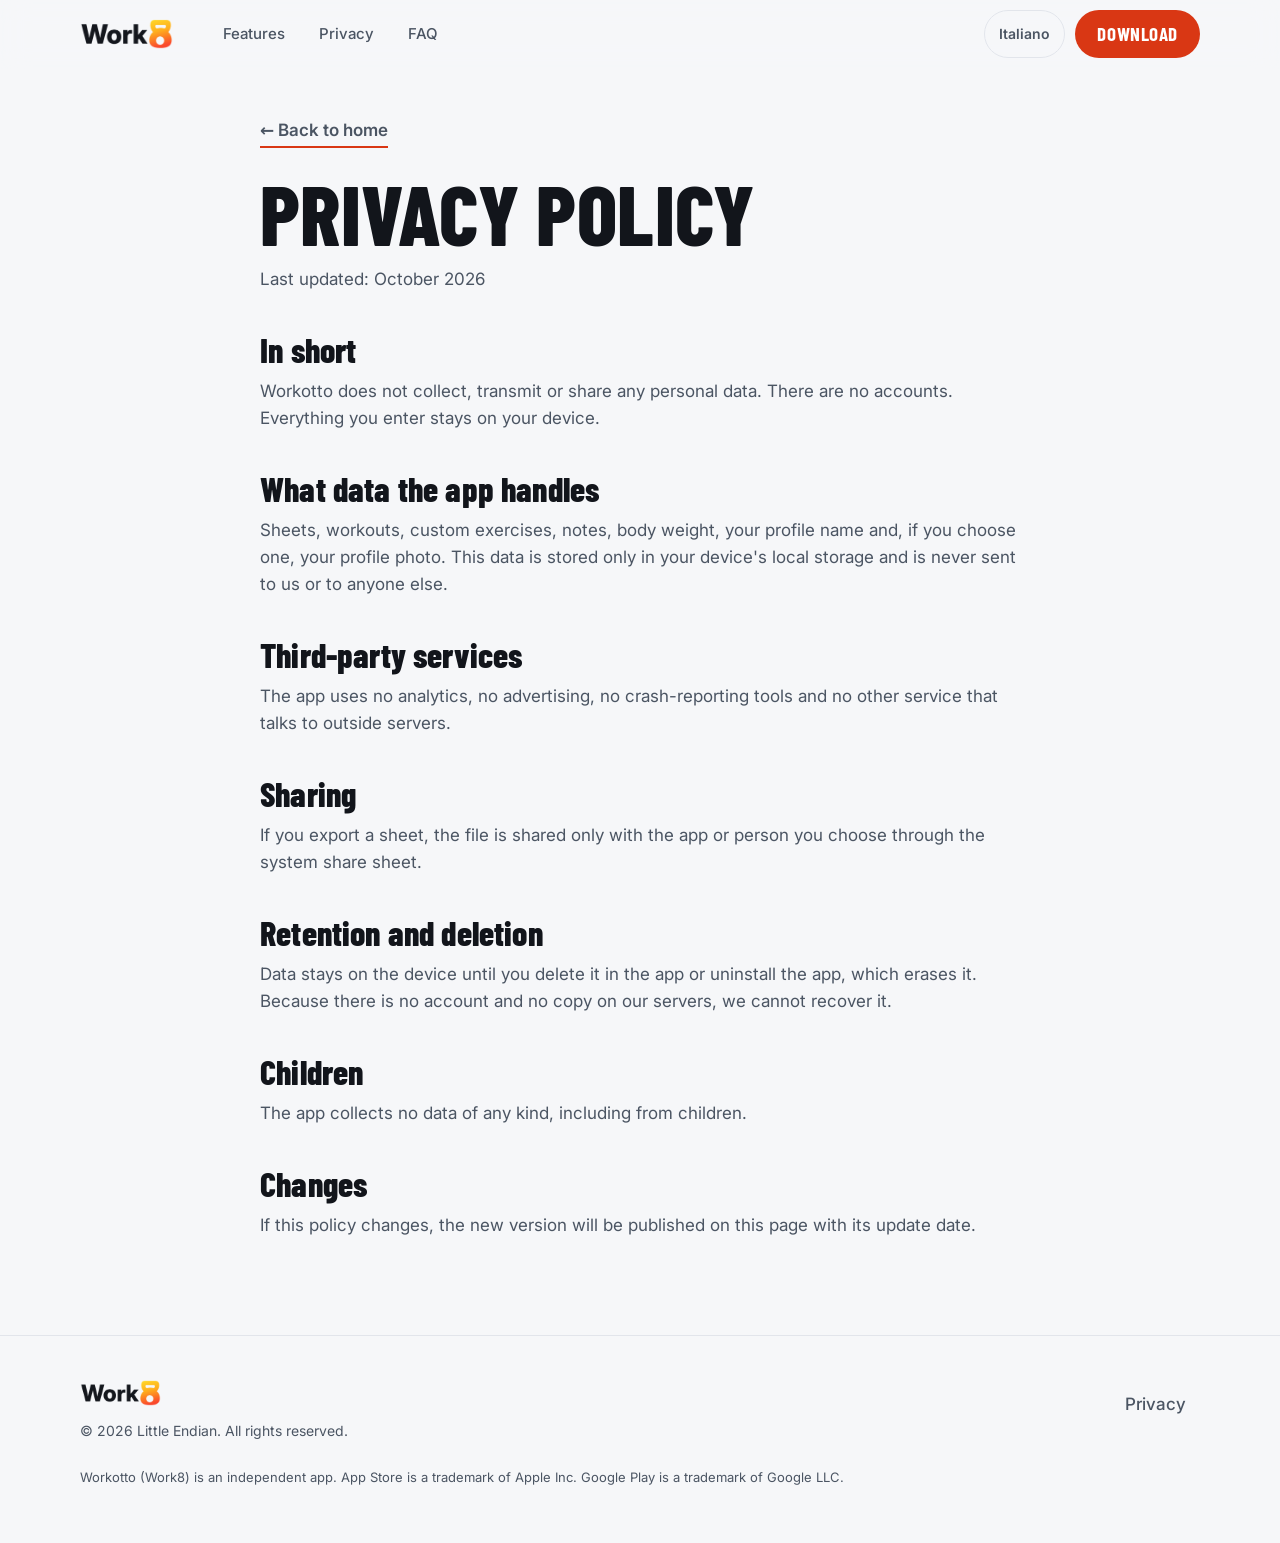
<file: en/privacy.html>
<!doctype html>
<html lang="en">
<head>
<meta charset="utf-8">
<meta name="viewport" content="width=device-width, initial-scale=1">
<title>Privacy policy · Workotto</title>
<meta name="description" content="Workotto is the training notebook for lifters: sheets, sets, rest timer and progress. Works offline, no account needed.">
<meta name="theme-color" content="#F6F7F9" media="(prefers-color-scheme: light)">
<meta name="theme-color" content="#0F1115" media="(prefers-color-scheme: dark)">
<link rel="canonical" href="https://www.little-endian.it/workotto-site/en/privacy.html">
<link rel="alternate" hreflang="it" href="https://www.little-endian.it/workotto-site/privacy.html">
<link rel="alternate" hreflang="en" href="https://www.little-endian.it/workotto-site/en/privacy.html">
<link rel="alternate" hreflang="x-default" href="https://www.little-endian.it/workotto-site/privacy.html">
<meta property="og:type" content="website">
<meta property="og:site_name" content="Workotto">
<meta property="og:title" content="Privacy policy · Workotto">
<meta property="og:description" content="Workotto is the training notebook for lifters: sheets, sets, rest timer and progress. Works offline, no account needed.">
<meta property="og:url" content="https://www.little-endian.it/workotto-site/en/privacy.html">
<meta property="og:locale" content="en_US">
<meta property="og:image" content="https://www.little-endian.it/workotto-site/assets/img/og-en.png">
<meta property="og:image:alt" content="Workotto, an offline app for workout sheets and training logs">
<meta name="twitter:card" content="summary_large_image">
<link rel="icon" type="image/png" href="../favicon.png">
<link rel="apple-touch-icon" href="../apple-touch-icon.png">
<link rel="preload" href="../assets/fonts/BarlowCondensed-ExtraBold.woff2" as="font" type="font/woff2" crossorigin>
<link rel="preload" href="../assets/fonts/Inter-Variable.woff2" as="font" type="font/woff2" crossorigin>
<link rel="stylesheet" href="../assets/site.css">
<script>document.documentElement.classList.add('js')</script>
</head>
<body>
<a class="skip" href="#main">Skip to content</a>

<header class="nav" id="top">
  <div class="wrap nav-in">
    <a class="brand" href="./" aria-label="Workotto">
      <img class="logo logo-light" src="../assets/img/logo-black.png" width="144" height="47" alt="Work8">
      <img class="logo logo-dark" src="../assets/img/logo-white.png" width="144" height="47" alt="" aria-hidden="true">
    </a>
    <nav class="nav-links" aria-label="Main">
      <a href="./#features">Features</a>
      <a href="./#privacy">Privacy</a>
      <a href="./#faq">FAQ</a>
    </nav>
    <div class="nav-actions">
      <a class="lang" href="../privacy.html" hreflang="it" lang="it" aria-label="Leggi questa pagina in italiano">Italiano</a>
      <a class="btn btn-sm" href="./#download">Download</a>
    </div>
  </div>
</header>

<main id="main">
<section class="doc">
  <div class="wrap narrow">
    <p><a class="textlink" href="./">← Back to home</a></p>
    <h1 class="doc-h">Privacy policy</h1>
    <p class="muted">Last updated: October 2026</p>
    <h2>In short</h2><p>Workotto does not collect, transmit or share any personal data. There are no accounts. Everything you enter stays on your device.</p>
<h2>What data the app handles</h2><p>Sheets, workouts, custom exercises, notes, body weight, your profile name and, if you choose one, your profile photo. This data is stored only in your device&#x27;s local storage and is never sent to us or to anyone else.</p>
<h2>Third-party services</h2><p>The app uses no analytics, no advertising, no crash-reporting tools and no other service that talks to outside servers.</p>
<h2>Sharing</h2><p>If you export a sheet, the file is shared only with the app or person you choose through the system share sheet.</p>
<h2>Retention and deletion</h2><p>Data stays on the device until you delete it in the app or uninstall the app, which erases it. Because there is no account and no copy on our servers, we cannot recover it.</p>
<h2>Children</h2><p>The app collects no data of any kind, including from children.</p>
<h2>Changes</h2><p>If this policy changes, the new version will be published on this page with its update date.</p>
    
  </div>
</section>

</main>

<footer class="footer">
  <div class="wrap foot-in">
    <div class="foot-brand">
      <img class="logo logo-light" src="../assets/img/logo-black.png" width="120" height="39" alt="Work8">
      <img class="logo logo-dark" src="../assets/img/logo-white.png" width="120" height="39" alt="" aria-hidden="true">
      <p class="muted">© 2026 Little Endian. All rights reserved.</p>
    </div>
    <nav class="foot-links" aria-label="Footer">
      <a href="privacy.html">Privacy</a>
      
    </nav>
    <p class="foot-note muted">Workotto (Work8) is an independent app. App Store is a trademark of Apple Inc. Google Play is a trademark of Google LLC.</p>
  </div>
</footer>
<script src="../assets/site.js" defer></script>
</body>
</html>
</file>
<file: assets/site.css>
/* Workotto landing page. Tokens mirror the app's palette (specs/DESIGN.md). */
@font-face{font-family:"Barlow Condensed";font-weight:600;font-display:swap;src:url(fonts/BarlowCondensed-SemiBold.woff2) format("woff2")}
@font-face{font-family:"Barlow Condensed";font-weight:700;font-display:swap;src:url(fonts/BarlowCondensed-Bold.woff2) format("woff2")}
@font-face{font-family:"Barlow Condensed";font-weight:800;font-display:swap;src:url(fonts/BarlowCondensed-ExtraBold.woff2) format("woff2")}
@font-face{font-family:"Inter";font-weight:100 900;font-display:swap;src:url(fonts/Inter-Variable.woff2) format("woff2")}

:root{
  --bg:#F6F7F9;--surface:#fff;--surface2:#EFF1F5;--border:#E2E5EB;--border2:#C5CAD4;
  --text:#12151B;--text2:#4B5563;--text3:#646C7A;
  --accent:#D93714;--on-accent:#fff;
  --a:#008A8B;--b:#7C3AED;--c:#B45309;
  --glow:rgba(217,55,20,.14);
  --phone:#0B0C10;
  --ease:cubic-bezier(.2,.8,.2,1);
  --display:"Barlow Condensed","Arial Narrow",Arial,sans-serif;
  --body:"Inter",system-ui,-apple-system,"Segoe UI",Roboto,sans-serif;
  color-scheme:light;
}
@media (prefers-color-scheme:dark){
  :root{
    --bg:#0F1115;--surface:#161920;--surface2:#1E222D;--border:#262C38;--border2:#3E4656;
    --text:#F3F4F6;--text2:#9CA3AF;--text3:#808A9A;
    --accent:#FF4D2D;--on-accent:#0F1115;
    --a:#00D2D3;--b:#A855F7;--c:#F59E0B;
    --glow:rgba(255,77,45,.18);
    color-scheme:dark;
  }
}
*{box-sizing:border-box}
html{scroll-behavior:smooth;-webkit-text-size-adjust:100%}
body{margin:0;background:var(--bg);color:var(--text);font:400 17px/1.6 var(--body);-webkit-font-smoothing:antialiased;text-rendering:optimizeLegibility}
img{max-width:100%;height:auto;display:block}
a{color:inherit}
h1,h2,h3{font-family:var(--display);font-weight:800;line-height:1.02;letter-spacing:.005em;margin:0}
p{margin:0}
.wrap{width:min(1120px,100% - 40px);margin-inline:auto}
.narrow{width:min(760px,100% - 40px)}
.center{text-align:center}
.muted{color:var(--text2)}
.skip{position:absolute;left:12px;top:-60px;background:var(--text);color:var(--bg);padding:10px 14px;border-radius:10px;z-index:100;transition:top .15s}
.skip:focus{top:12px}
:focus-visible{outline:3px solid var(--accent);outline-offset:3px;border-radius:6px}

/* ---- Nav ---- */
.nav{position:sticky;top:0;z-index:50;background:color-mix(in srgb,var(--bg) 82%,transparent);backdrop-filter:saturate(1.4) blur(14px);-webkit-backdrop-filter:saturate(1.4) blur(14px);border-bottom:1px solid transparent;transition:border-color .2s}
.nav.scrolled{border-bottom-color:var(--border)}
.nav-in{display:flex;align-items:center;gap:24px;min-height:68px}
.brand{display:inline-flex;align-items:center;min-height:48px}
.logo{width:auto;height:30px}
.logo-dark{display:none}
@media (prefers-color-scheme:dark){.logo-light{display:none}.logo-dark{display:block}}
.nav-links{display:flex;gap:6px;margin-left:12px}
.nav-links a{padding:12px 14px;text-decoration:none;font-weight:500;font-size:15px;color:var(--text2);border-radius:10px;transition:color .15s,background .15s}
.nav-links a:hover{color:var(--text);background:var(--surface2)}
.nav-actions{margin-left:auto;display:flex;align-items:center;gap:10px}
.lang{display:inline-flex;align-items:center;min-height:48px;padding:0 14px;text-decoration:none;font-weight:600;font-size:14px;color:var(--text2);border:1px solid var(--border);border-radius:999px;transition:border-color .15s,color .15s}
.lang:hover{color:var(--text);border-color:var(--border2)}
.btn{display:inline-flex;align-items:center;justify-content:center;min-height:48px;padding:0 22px;border-radius:999px;background:var(--accent);color:var(--on-accent);font-family:var(--display);font-weight:700;font-size:19px;letter-spacing:.03em;text-transform:uppercase;text-decoration:none;transition:transform .15s var(--ease),filter .15s}
.btn:hover{transform:translateY(-1px);filter:brightness(1.06)}
.btn:active{transform:translateY(0) scale(.98)}
@media (max-width:760px){.nav-links{display:none}.btn-sm{display:none}}

/* ---- Hero ---- */
.hero{position:relative;overflow:hidden;padding:48px 0 72px}
.hero-glow{position:absolute;inset:-20% -10% auto auto;width:80vw;max-width:980px;aspect-ratio:1;background:radial-gradient(closest-side,var(--glow),transparent 70%);pointer-events:none}
.hero::before{content:"";position:absolute;inset:0;background-image:linear-gradient(var(--border) 1px,transparent 1px),linear-gradient(90deg,var(--border) 1px,transparent 1px);background-size:56px 56px;opacity:.5;-webkit-mask-image:radial-gradient(70% 60% at 70% 40%,#000,transparent 75%);mask-image:radial-gradient(70% 60% at 70% 40%,#000,transparent 75%);pointer-events:none}
.hero-in{position:relative;display:grid;grid-template-columns:1.05fr 1fr;align-items:center;gap:32px}
.eyebrow{display:inline-flex;align-items:center;gap:10px;padding:7px 14px 7px 12px;border:1px solid var(--border);background:var(--surface);border-radius:999px;font-size:13px;font-weight:600;letter-spacing:.04em;text-transform:uppercase;color:var(--text2)}
.eyebrow .dot{width:8px;height:8px;border-radius:50%;background:var(--accent)}
h1{font-size:clamp(64px,9vw,120px);text-transform:uppercase;margin:22px 0 22px}
.d{display:inline-block}
.da{color:var(--a)}.db{color:var(--b)}.dc{color:var(--c)}
.lead{font-size:clamp(18px,1.6vw,21px);color:var(--text2);max-width:34em}
.badges{display:flex;flex-wrap:wrap;align-items:center;gap:14px;margin-top:32px}
.center-badges{justify-content:center}
.store{display:inline-flex;align-items:center;min-height:52px;border-radius:10px;transition:transform .15s var(--ease)}
.store img{height:52px;width:auto}
a.store:hover{transform:translateY(-2px)}
.store.is-soon{cursor:default;position:relative;opacity:.92}
.soon-note{margin-top:14px;font-size:14px;font-weight:600;color:var(--text3);letter-spacing:.02em}
.center-note{text-align:center}

/* ---- Phones ---- */
.phone{margin:0;aspect-ratio:600/1304;border-radius:14.5% / 6.7%;padding:2.6%;background:var(--phone);box-shadow:0 0 0 1px rgba(255,255,255,.08) inset,0 30px 60px -20px rgba(8,10,16,.45),0 12px 24px -12px rgba(8,10,16,.35);position:relative}
.phone::after{content:"";position:absolute;top:2.6%;left:50%;width:27%;height:2.3%;transform:translateX(-50%);background:var(--phone);border-radius:999px;margin-top:1.4%}
.phone img{width:100%;height:100%;border-radius:12.4% / 5.7%;object-fit:cover;background:var(--surface)}
.fan{position:relative;--pw:clamp(150px,17.5vw,240px);height:calc(var(--pw) * 2.32);display:grid;place-items:center}
.fan .phone{position:absolute;width:var(--pw);top:50%;left:50%}
.p-main{transform:translate(-50%,-50%);z-index:3;animation:float 7s ease-in-out infinite}
.p-left{transform:translate(-132%,-46%) rotate(-7deg) scale(.88);z-index:1;animation:float 8s ease-in-out -2s infinite}
.p-right{transform:translate(32%,-46%) rotate(7deg) scale(.88);z-index:2;animation:float 9s ease-in-out -4s infinite}
@keyframes float{0%,100%{translate:0 0}50%{translate:0 -10px}}
@media (max-width:900px){
  .hero{padding-top:28px}
  .hero-in{grid-template-columns:1fr;gap:40px}
  .fan{--pw:clamp(130px,34vw,210px);order:2}
  h1{font-size:clamp(60px,17vw,104px)}
}

/* ---- Stats ---- */
.stats{border-block:1px solid var(--border);background:var(--surface)}
.stats-in{display:grid;grid-template-columns:repeat(4,1fr)}
.stat{padding:30px 16px;text-align:center;border-left:1px solid var(--border)}
.stat:first-child{border-left:0}
.stat .num{display:block;font-family:var(--display);font-weight:800;font-size:clamp(40px,5vw,60px);line-height:1;font-variant-numeric:tabular-nums}
.stat .lbl{display:block;margin-top:8px;font-size:14px;color:var(--text2)}
@media (max-width:640px){.stats-in{grid-template-columns:1fr 1fr}.stat:nth-child(3){border-left:0}.stat:nth-child(n+3){border-top:1px solid var(--border)}}

/* ---- Features ---- */
.features{padding:48px 0 24px}
.feature{display:grid;grid-template-columns:1fr minmax(220px,300px);align-items:center;gap:clamp(32px,8vw,110px);padding:56px 0}
.feature.flip{grid-template-columns:minmax(220px,300px) 1fr}
.feature.flip .feature-copy{order:2}
.feature h2{font-size:clamp(40px,5.6vw,68px);margin:14px 0 18px}
.feature-copy>p:not(.tag){color:var(--text2);font-size:18px;max-width:32em}
.tag{display:inline-flex;align-items:center;gap:12px;font-family:var(--display);font-weight:700;font-size:20px;text-transform:uppercase;letter-spacing:.08em}
.chip{display:inline-grid;place-items:center;width:34px;height:34px;border-radius:10px;font-weight:800;font-size:20px;letter-spacing:0;color:var(--tc);background:color-mix(in srgb,var(--tc) 16%,transparent);border:1px solid color-mix(in srgb,var(--tc) 40%,transparent)}
.tag-a{--tc:var(--a)}.tag-b{--tc:var(--b)}.tag-c{--tc:var(--c)}
.tag{color:var(--tc)}
.ticks{list-style:none;margin:24px 0 0;padding:0;display:grid;gap:12px}
.ticks li{position:relative;padding-left:30px;color:var(--text)}
.ticks li::before{content:"";position:absolute;left:0;top:.5em;width:16px;height:9px;border-left:3px solid var(--accent);border-bottom:3px solid var(--accent);transform:rotate(-45deg) scale(.9);transform-origin:center;translate:0 -4px}
.feature-phone{width:100%;justify-self:center}
@media (max-width:820px){
  .feature,.feature.flip{grid-template-columns:1fr;gap:36px;padding:40px 0}
  .feature.flip .feature-copy{order:0}
  .feature-phone{max-width:260px}
}

/* ---- Cards ---- */
.grid-sec{padding:56px 0 88px}
h2.center{font-size:clamp(40px,5.4vw,64px);margin-bottom:44px}
.cards{display:grid;grid-template-columns:repeat(3,1fr);gap:16px}
.card{padding:26px 24px 28px;background:var(--surface);border:1px solid var(--border);border-radius:20px;transition:border-color .2s,transform .25s var(--ease)}
.card:hover{border-color:var(--border2);transform:translateY(-3px)}
.card::before{content:"";display:block;width:28px;height:4px;border-radius:2px;background:var(--accent);margin-bottom:20px}
.card h3{font-size:28px;margin-bottom:8px}
.card p{color:var(--text2);font-size:16px}
@media (max-width:900px){.cards{grid-template-columns:1fr 1fr}}
@media (max-width:560px){.cards{grid-template-columns:1fr}}

/* ---- Privacy ---- */
.privacy{background:#0F1115;color:#F3F4F6;padding:96px 0;position:relative;overflow:hidden}
.privacy::before{content:"";position:absolute;inset:auto auto -40% -10%;width:70vw;max-width:800px;aspect-ratio:1;background:radial-gradient(closest-side,rgba(0,210,211,.12),transparent 70%)}
.privacy .wrap{position:relative}
.privacy-head{max-width:720px;margin:0 auto 52px;text-align:center}
.privacy-head h2{font-size:clamp(44px,6vw,76px)}
.privacy-head p{margin-top:18px;font-size:19px;color:#9CA3AF}
.pillars{display:grid;grid-template-columns:repeat(3,1fr);gap:16px;margin-bottom:40px}
.pillar{padding:28px 26px;border:1px solid #262C38;border-radius:20px;background:#161920}
.pnum{display:inline-grid;place-items:center;width:36px;height:36px;border-radius:50%;font-family:var(--display);font-weight:800;font-size:20px;color:#0F1115;background:#00D2D3;margin-bottom:18px}
.pillar:nth-child(2) .pnum{background:#A855F7}
.pillar:nth-child(3) .pnum{background:#F59E0B}
.pillar h3{font-size:30px;margin-bottom:8px}
.pillar p{color:#9CA3AF;font-size:16px}
.textlink{font-weight:600;text-decoration:none;border-bottom:2px solid var(--accent);padding-bottom:2px;display:inline-block}
.privacy .textlink{color:#F3F4F6;border-color:#FF4D2D}
.privacy .center{padding:12px 0}
@media (max-width:820px){.pillars{grid-template-columns:1fr}}

/* ---- FAQ ---- */
.faq{padding:96px 0 40px}
.faq-list{display:grid;border-top:1px solid var(--border)}
details{border-bottom:1px solid var(--border)}
summary{cursor:pointer;list-style:none;display:flex;justify-content:space-between;align-items:center;gap:20px;min-height:64px;padding:14px 0;font-weight:600;font-size:18px}
summary::-webkit-details-marker{display:none}
summary::after{content:"+";flex:none;display:grid;place-items:center;width:32px;height:32px;border-radius:50%;border:1px solid var(--border2);font-size:20px;font-weight:400;color:var(--text2);transition:transform .25s var(--ease),background .2s}
details[open] summary::after{transform:rotate(45deg);background:var(--surface2)}
details p{padding:0 52px 22px 0;color:var(--text2)}

/* ---- CTA ---- */
.cta{padding:72px 0 104px}
.cta-in{text-align:center;display:grid;justify-items:center;padding:64px 24px;border:1px solid var(--border);border-radius:32px;background:var(--surface);position:relative;overflow:hidden}
.cta-in::before{content:"";position:absolute;inset:-40% 10% auto;height:80%;background:radial-gradient(closest-side,var(--glow),transparent 70%);pointer-events:none}
.cta-in>*{position:relative}
.cta-icon{width:88px;height:88px;border-radius:22px;margin-bottom:24px;box-shadow:0 14px 30px -12px rgba(8,10,16,.5)}
.cta h2{font-size:clamp(44px,6vw,76px)}
.cta p{color:var(--text2);margin-top:12px;font-size:19px}

/* ---- Footer ---- */
.footer{border-top:1px solid var(--border);padding:44px 0 56px}
.foot-in{display:grid;grid-template-columns:1fr auto;gap:24px 40px;align-items:start}
.foot-brand .logo{height:26px;margin-bottom:14px}
.foot-brand p{font-size:14px}
.foot-links{display:flex;gap:6px}
.foot-links a{display:inline-flex;align-items:center;min-height:48px;padding:0 14px;text-decoration:none;font-weight:500;color:var(--text2);border-radius:10px}
.foot-links a:hover{color:var(--text);background:var(--surface2)}
.foot-note{grid-column:1/-1;font-size:13px;max-width:60em}
@media (max-width:640px){.foot-in{grid-template-columns:1fr}.foot-links{margin-left:-14px}}

/* ---- Document pages (privacy) ---- */
.doc{padding:48px 0 96px}
.doc-h{font-size:clamp(48px,7vw,84px);margin:22px 0 10px;text-transform:uppercase}
.doc h2{font-size:34px;margin:40px 0 10px}
.doc p+p{margin-top:14px}
.doc p{color:var(--text2)}
.doc a:not(.textlink){color:var(--accent);text-underline-offset:3px}

/* ---- Reveal on scroll (only when JS is on) ---- */
.js .reveal{opacity:0;transform:translateY(18px);transition:opacity .6s var(--ease),transform .6s var(--ease)}
.js .reveal.in{opacity:1;transform:none}
@media (prefers-reduced-motion:reduce){
  html{scroll-behavior:auto}
  *,*::before,*::after{animation:none!important;transition:none!important}
  .js .reveal{opacity:1;transform:none}
}
</file>
